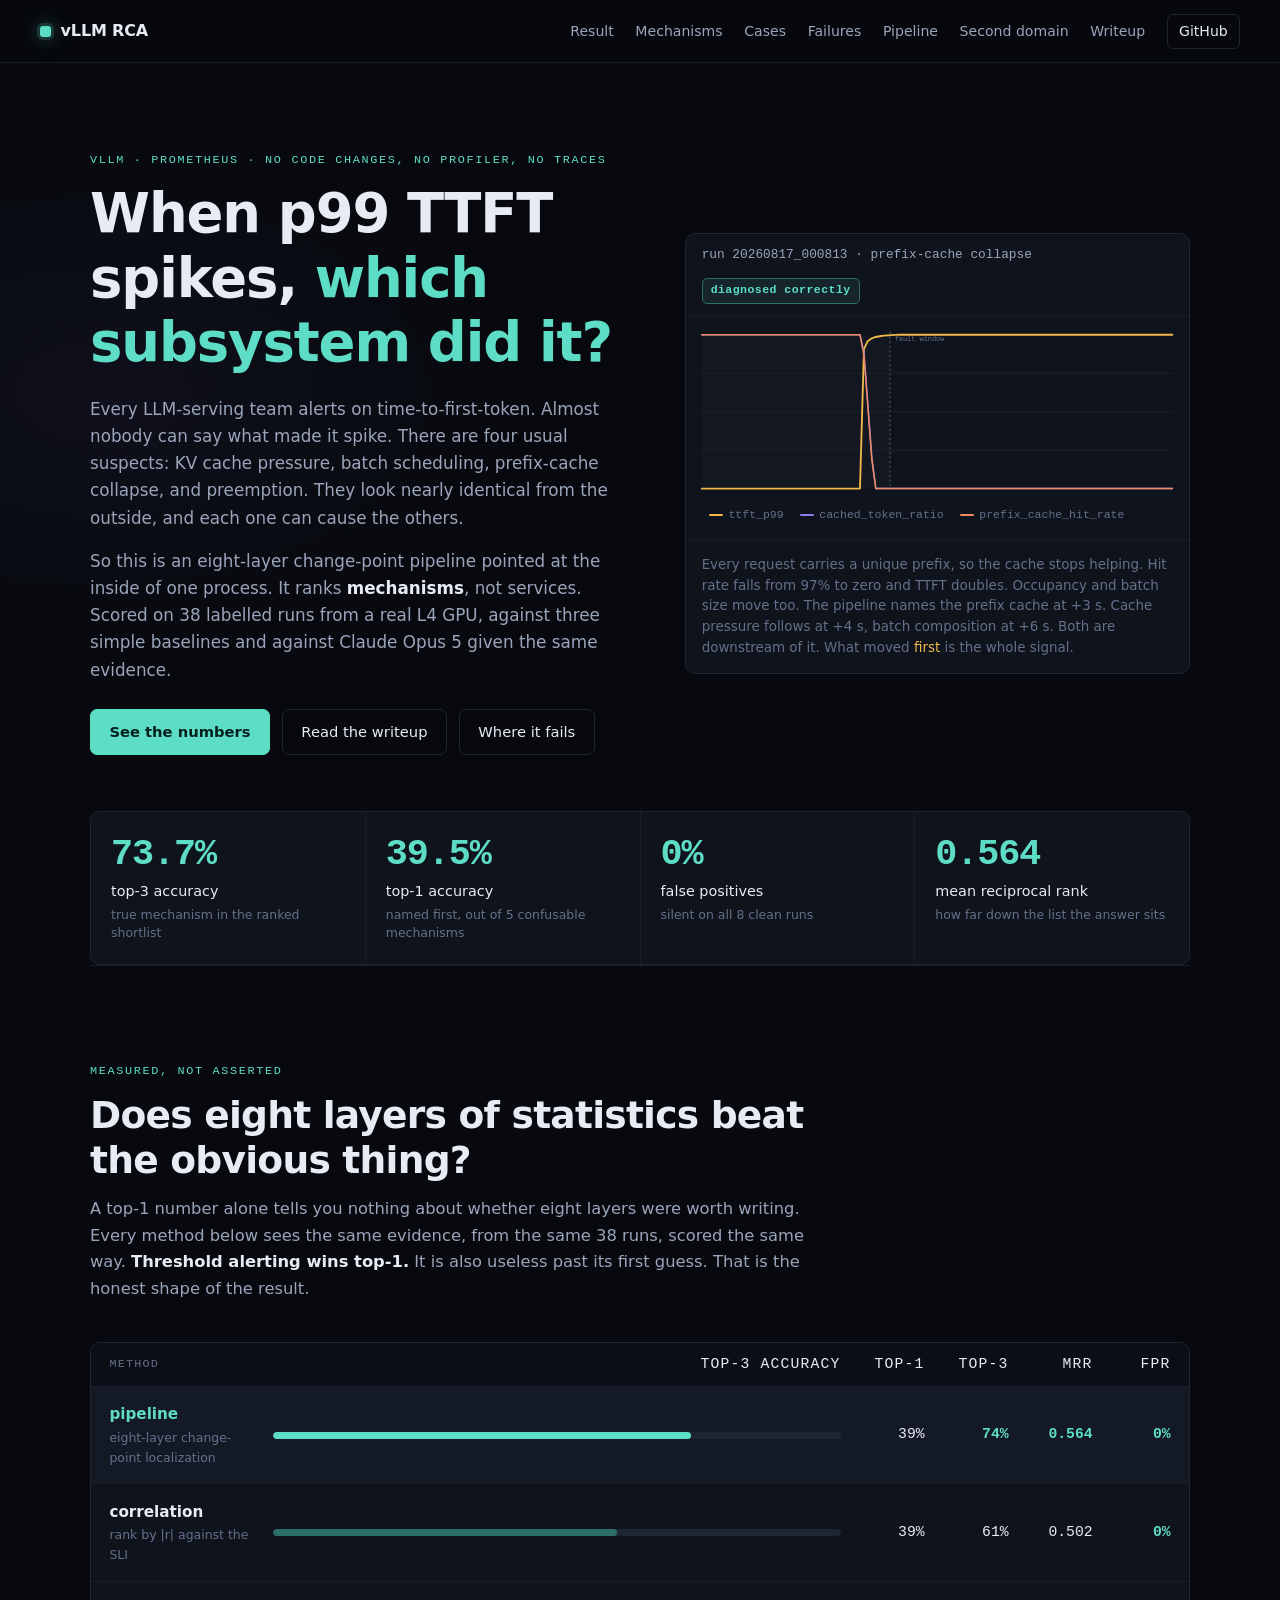
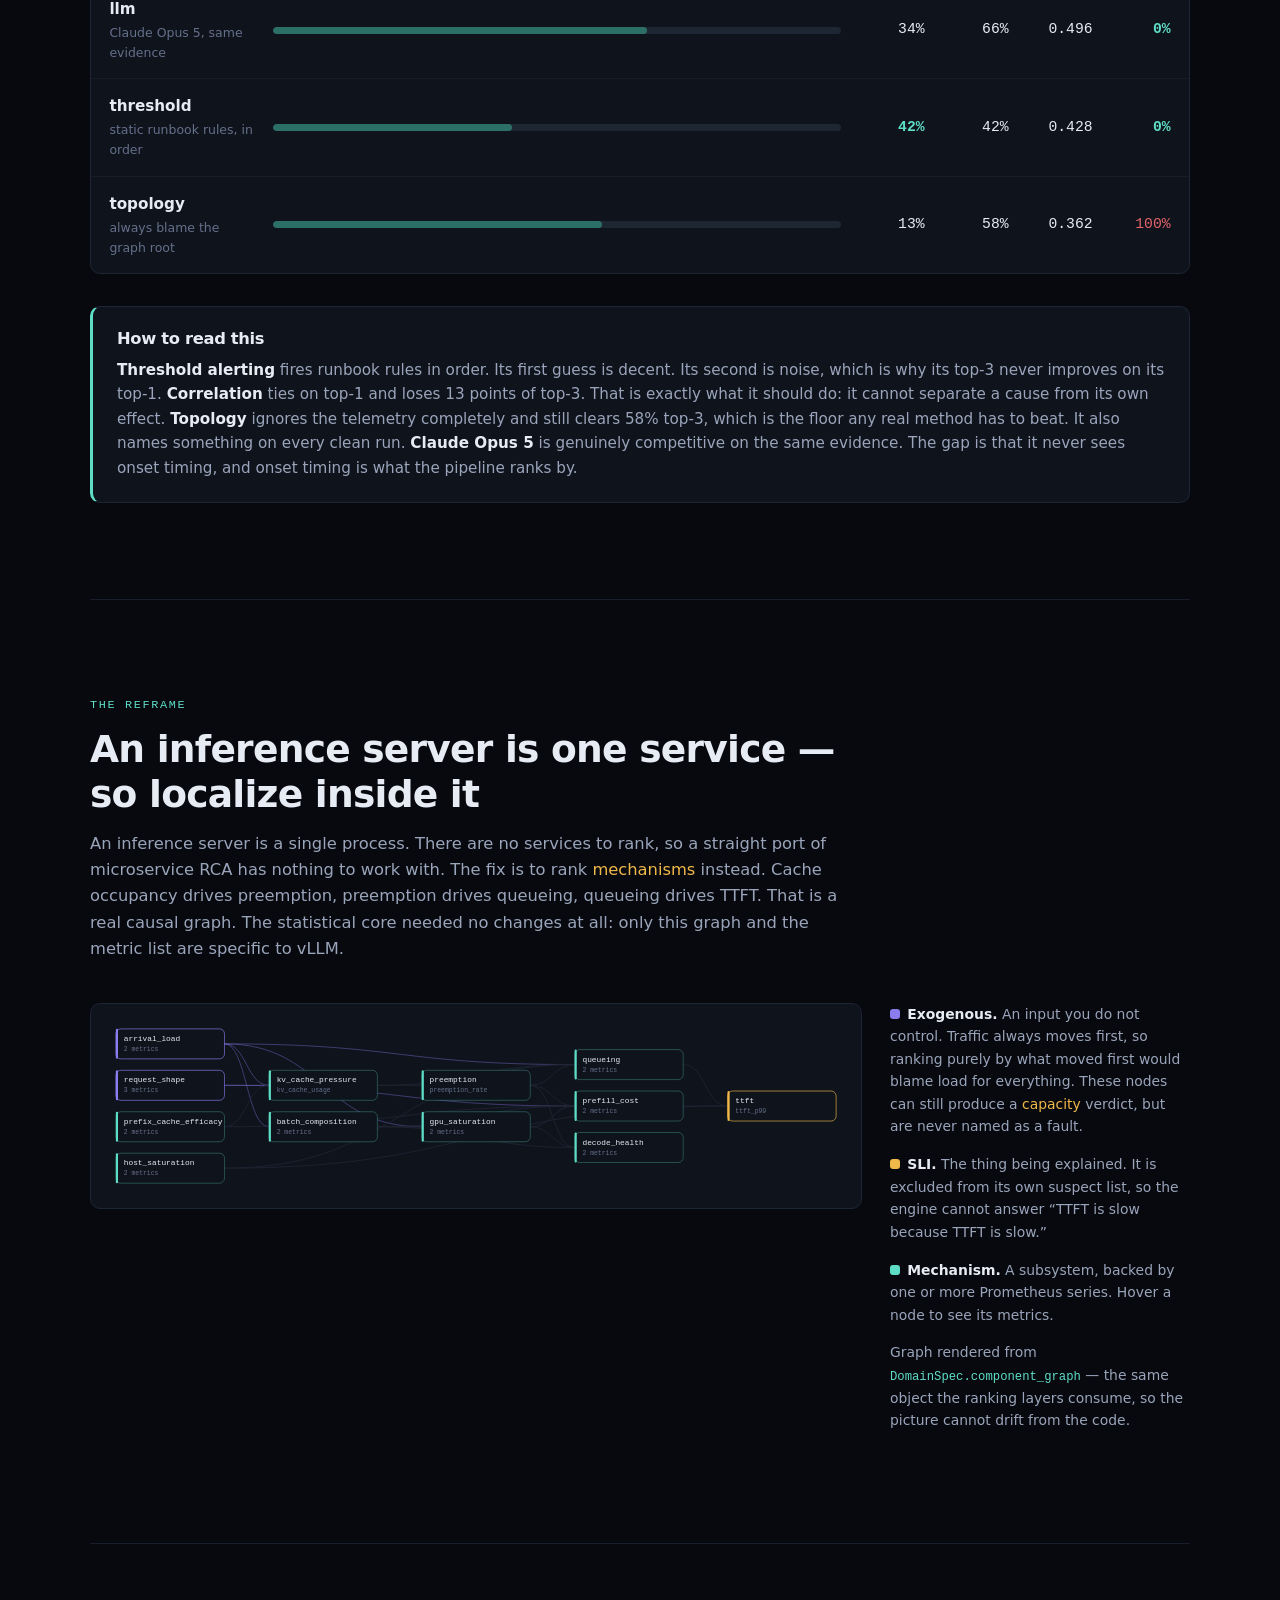
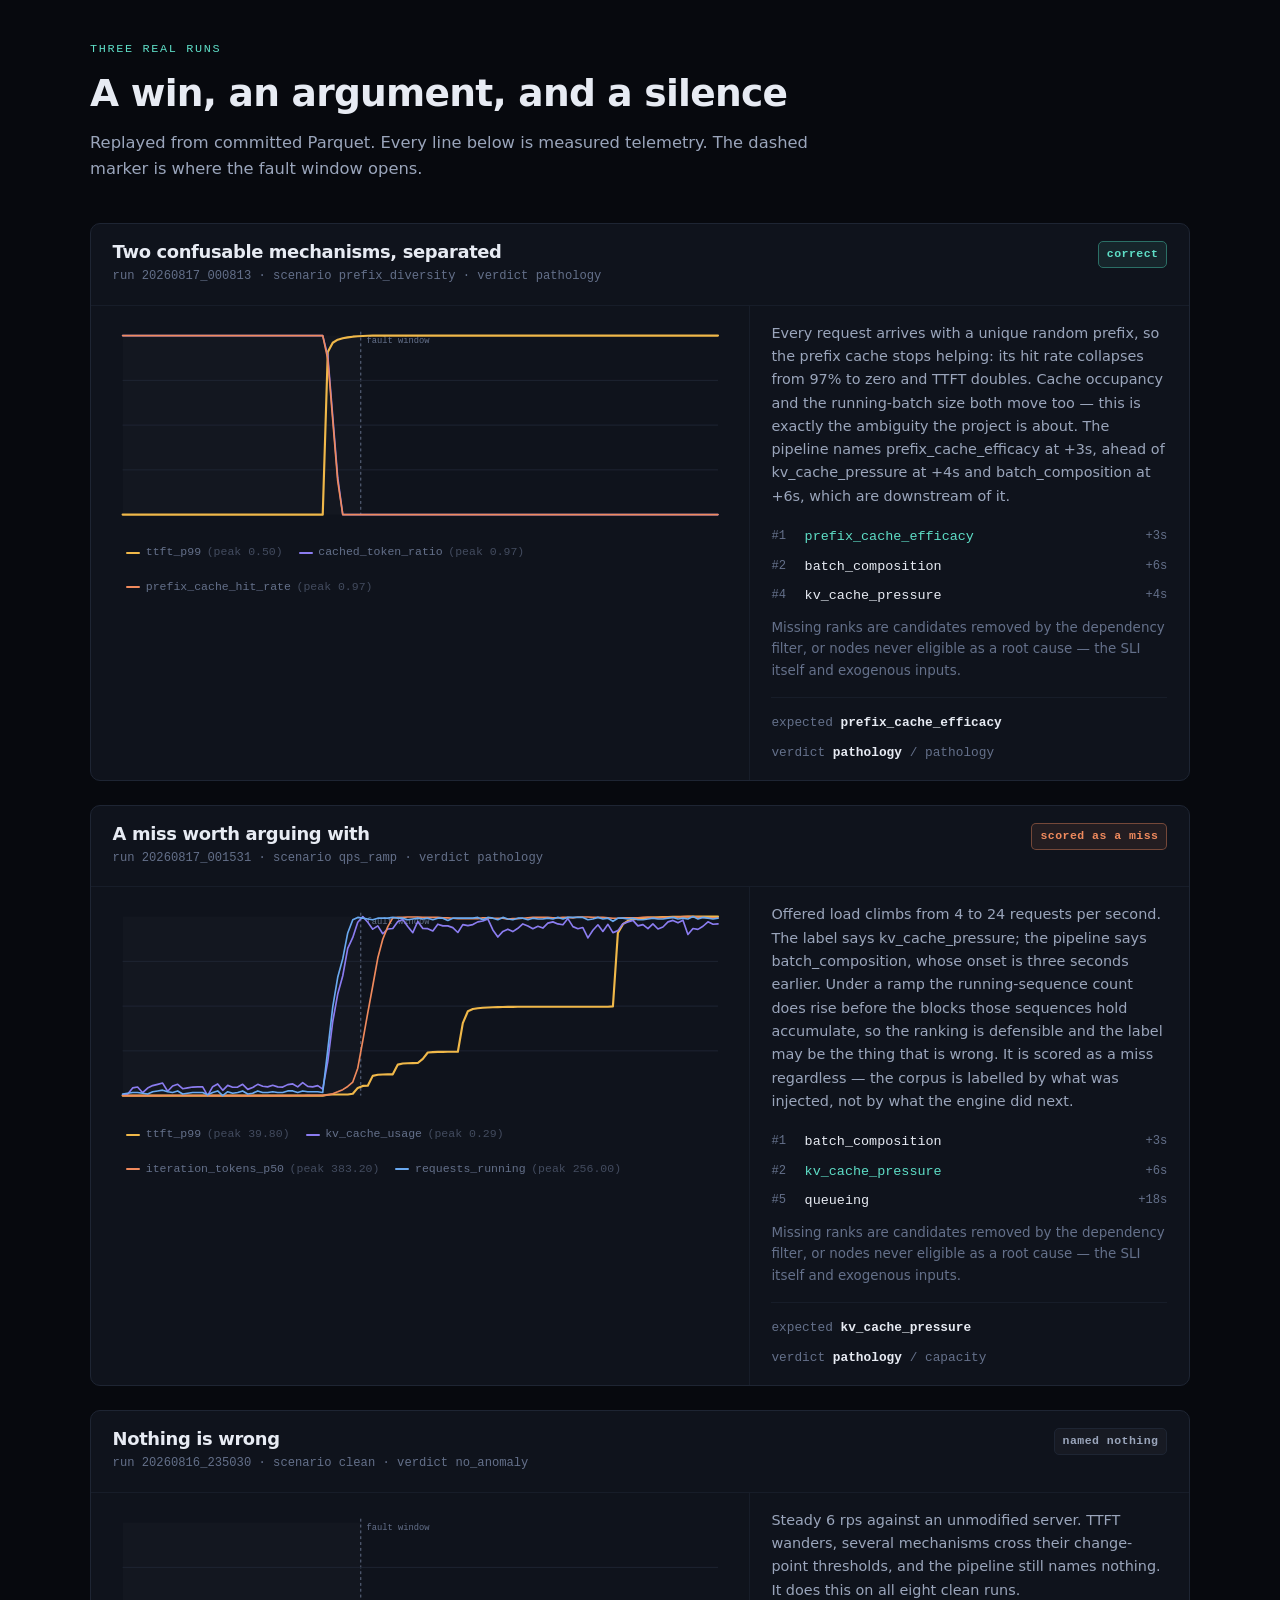
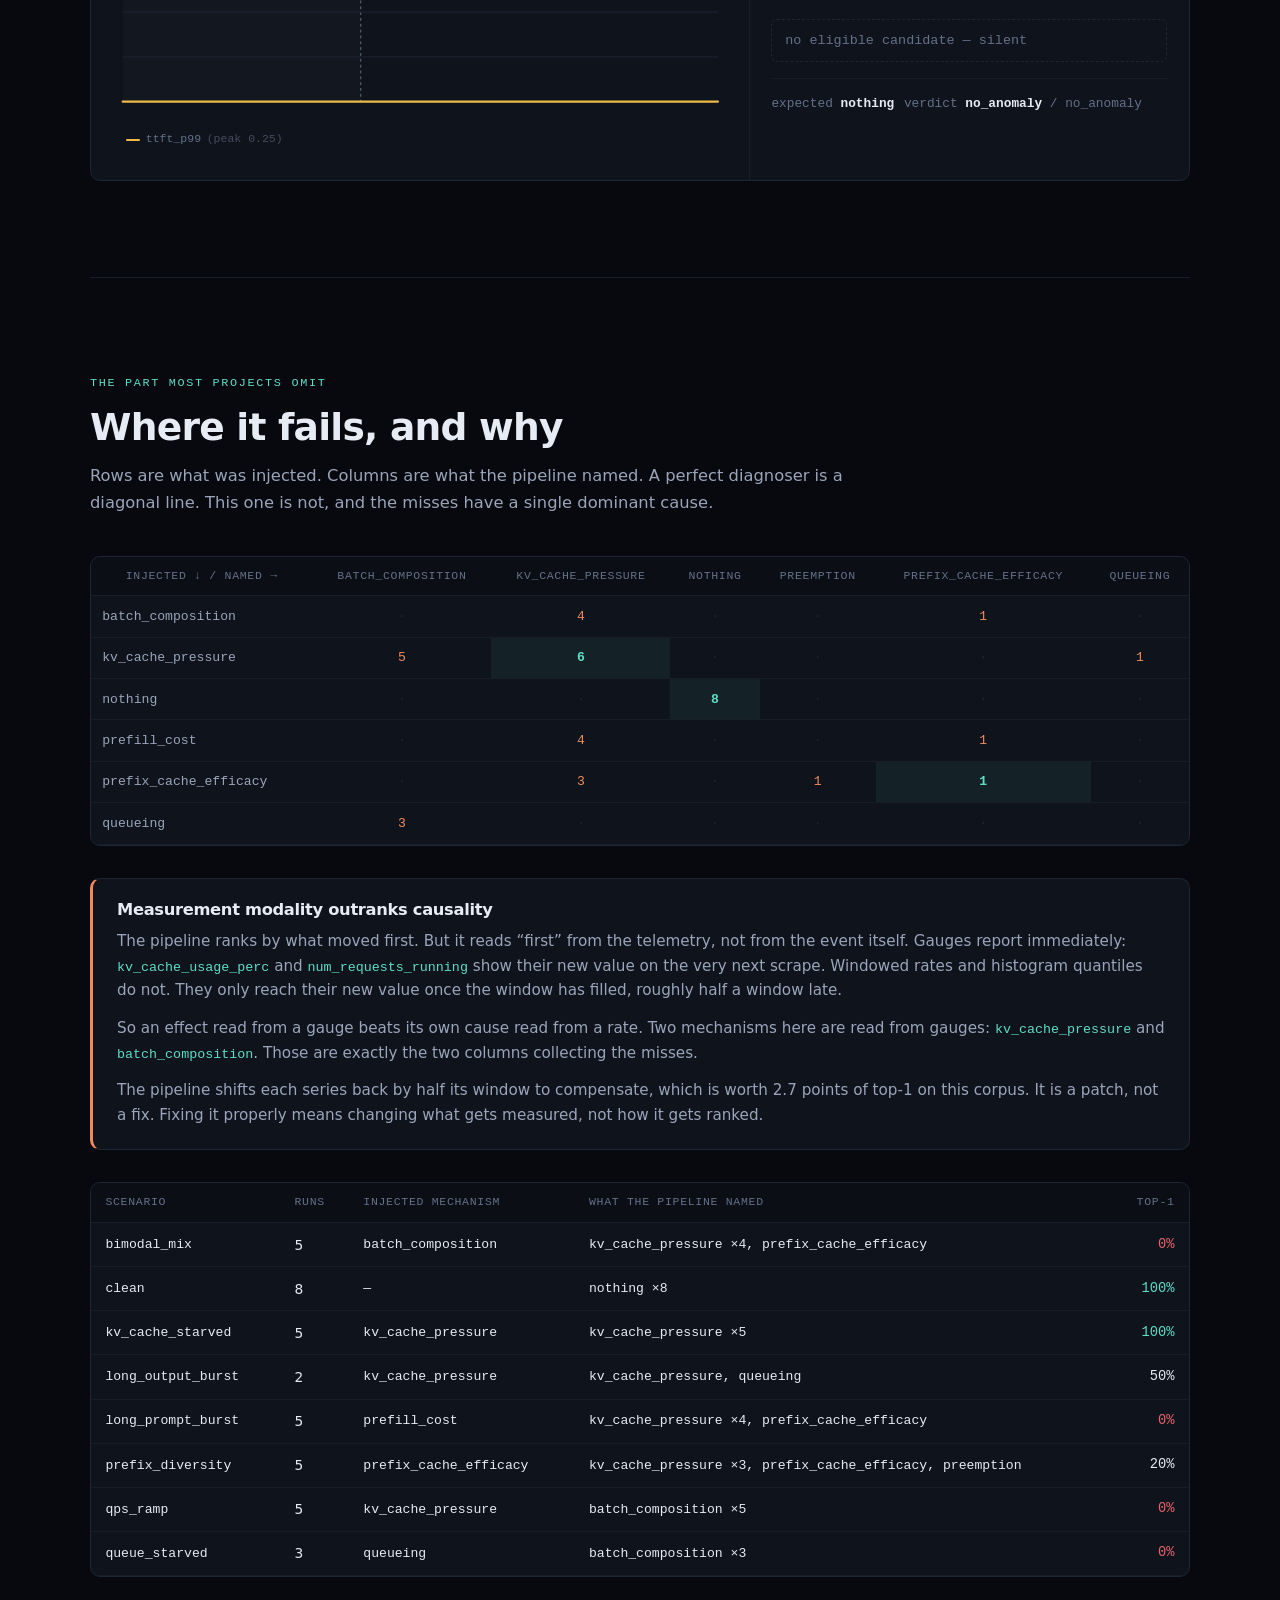
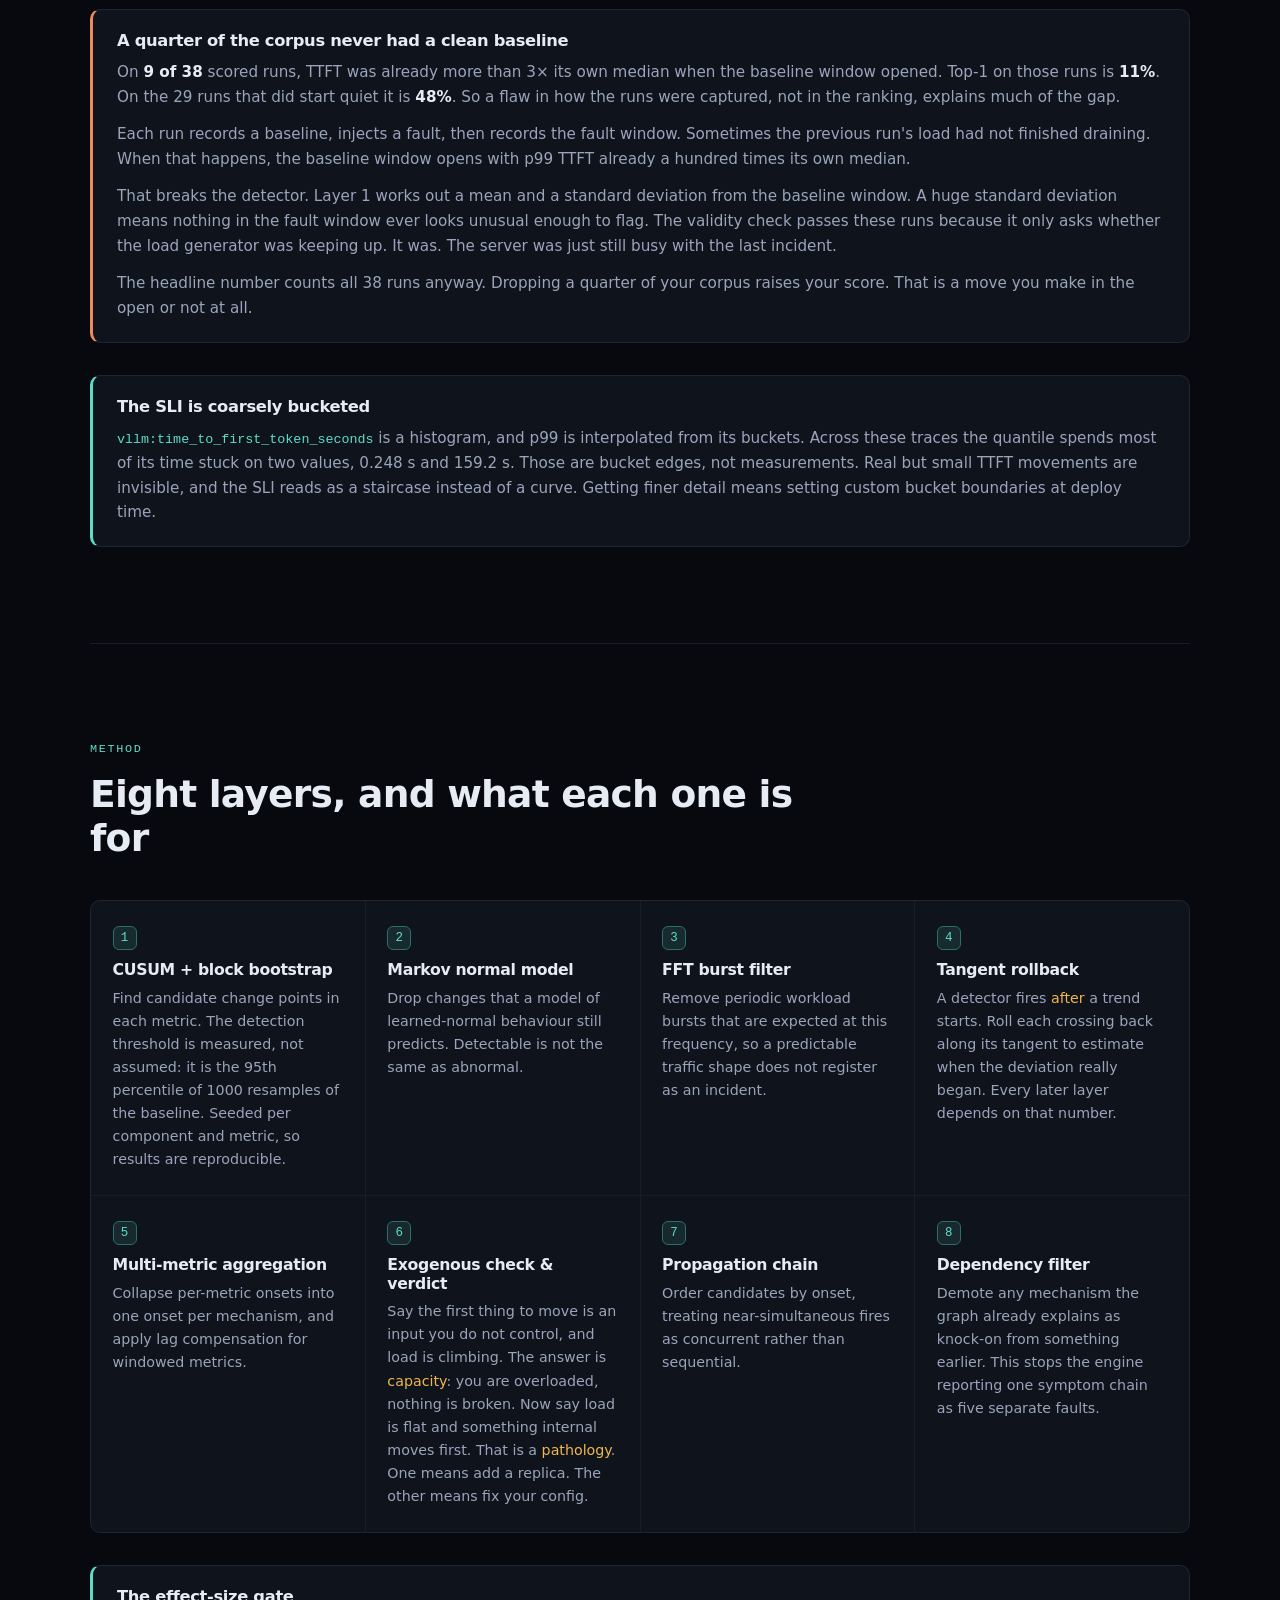
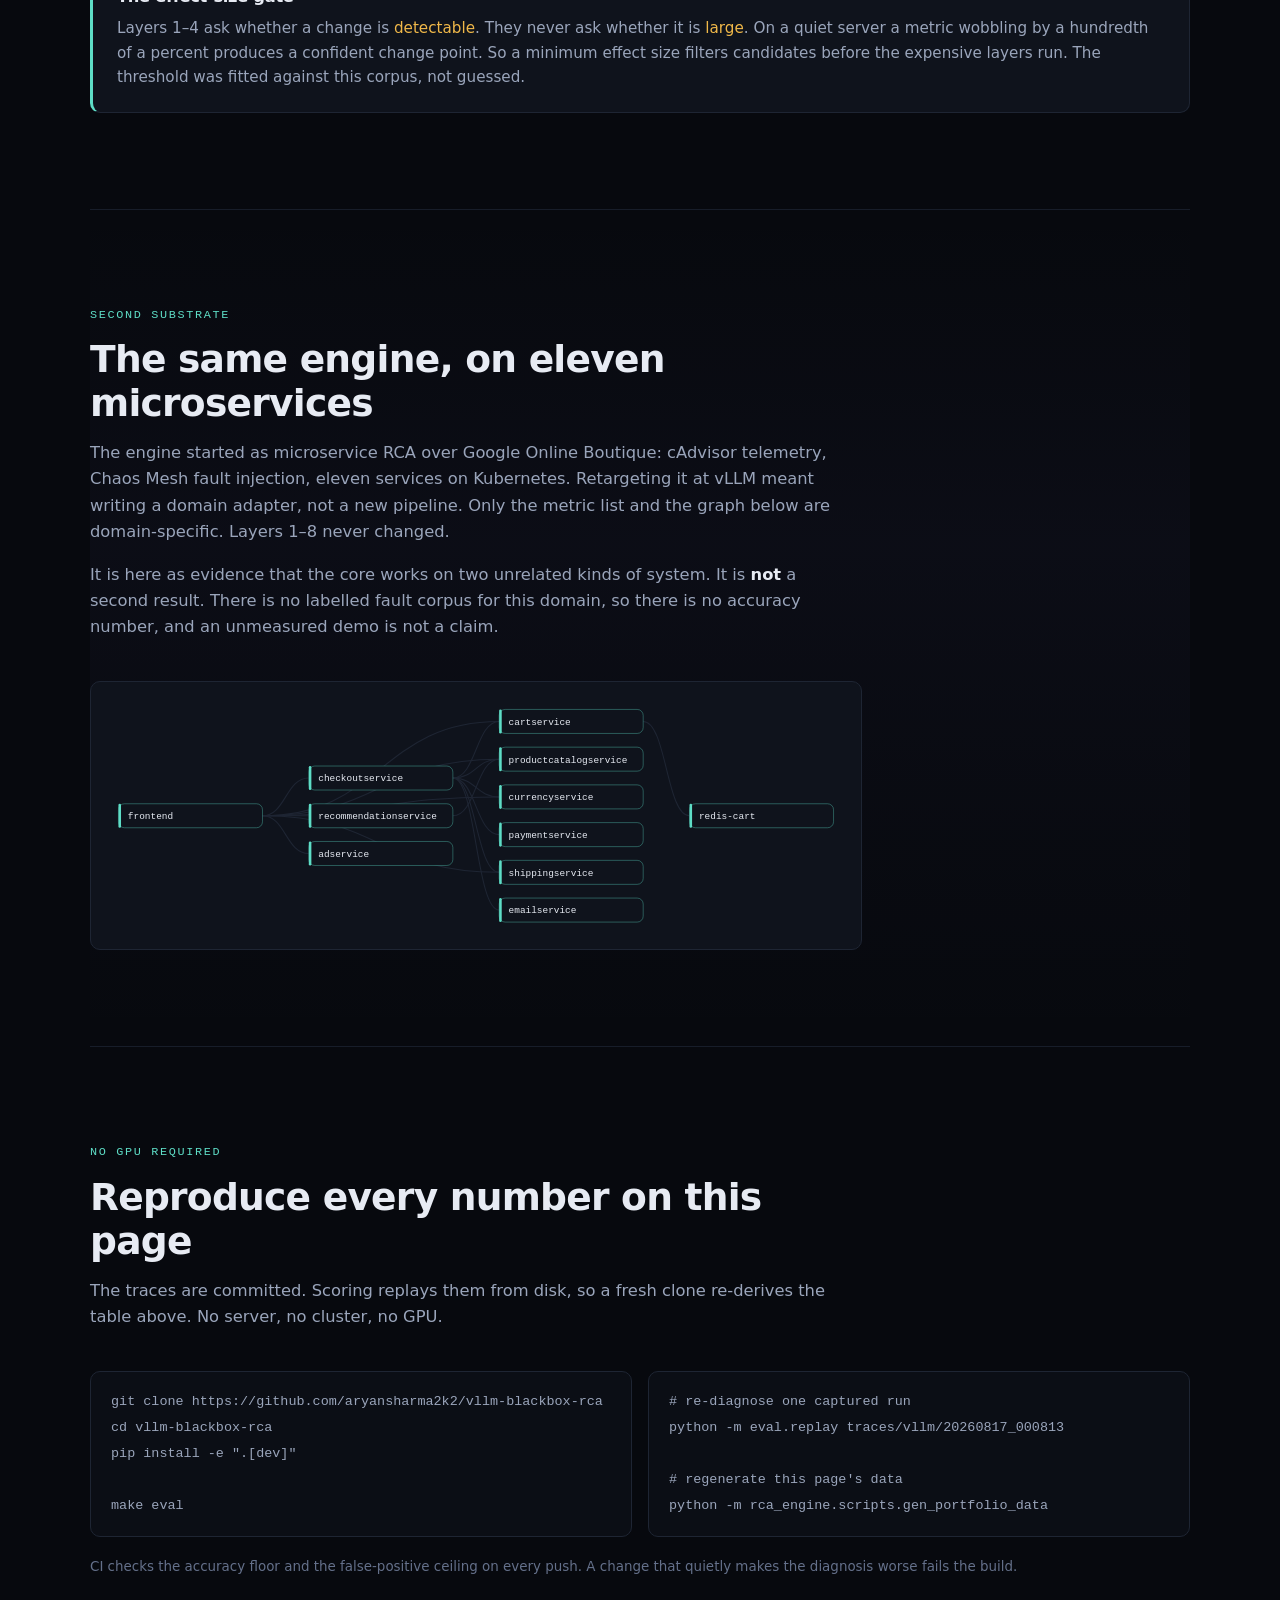
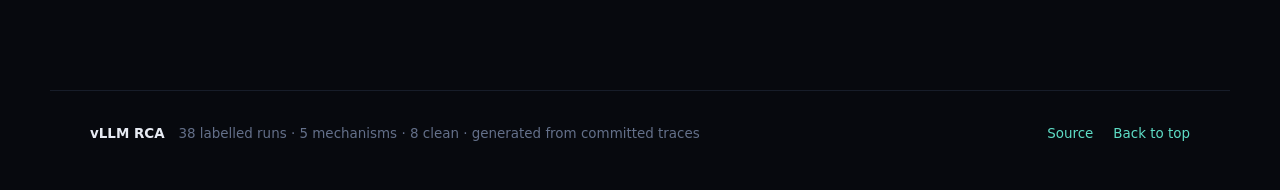
<file: portfolio/index.html>
<!doctype html>
<html lang="en">
  <head>
    <meta charset="utf-8">
    <meta name="viewport" content="width=device-width, initial-scale=1">
    <meta name="description" content="Root-cause localization inside a vLLM inference server: which subsystem made p99 TTFT spike, measured against threshold alerting, correlation, and a frontier model.">
    <title>vLLM RCA — Root-cause localization for p99 TTFT</title>
    <link rel="stylesheet" href="./styles.css">
  </head>
  <body>
    <header class="topbar">
      <a class="brand" href="#top">
        <span class="brand-mark" aria-hidden="true"></span>
        <span>vLLM&nbsp;RCA</span>
      </a>
      <nav class="nav" aria-label="Sections">
        <a href="#result">Result</a>
        <a href="#graph">Mechanisms</a>
        <a href="#cases">Cases</a>
        <a href="#failure">Failures</a>
        <a href="#pipeline">Pipeline</a>
        <a href="#boutique">Second domain</a>
        <a href="./writeup.html">Writeup</a>
        <a class="ghost" href="https://github.com/aryansharma2k2/vllm-blackbox-rca">GitHub</a>
      </nav>
    </header>

    <main id="top">
      <!-- ————————————————————————————— hero -->
      <section class="hero">
        <div class="hero-copy">
          <p class="eyebrow">vLLM · Prometheus · no code changes, no profiler, no traces</p>
          <h1>When p99 TTFT spikes, <em>which subsystem did it?</em></h1>
          <p class="lede">
            Every LLM-serving team alerts on time-to-first-token. Almost
            nobody can say what made it spike. There are four usual suspects:
            KV&nbsp;cache pressure, batch scheduling, prefix-cache collapse,
            and preemption. They look nearly identical from the outside, and
            each one can cause the others.
          </p>
          <p class="lede">
            So this is an eight-layer change-point pipeline pointed at the
            inside of one process. It ranks <strong>mechanisms</strong>, not
            services. Scored on <span data-bind="runsScored">—</span> labelled
            runs from a real L4 GPU, against three simple baselines and against
            Claude Opus&nbsp;5 given the same evidence.
          </p>
          <div class="hero-actions">
            <a class="btn primary" href="#result">See the numbers</a>
            <a class="btn" href="./writeup.html">Read the writeup</a>
            <a class="btn" href="#failure">Where it fails</a>
          </div>
        </div>

        <figure class="hero-panel">
          <figcaption class="panel-head">
            <span>run <span data-bind="hero.runId" class="mono">—</span> · prefix-cache collapse</span>
            <strong class="tag ok">diagnosed correctly</strong>
          </figcaption>
          <div id="hero-chart" class="chart-host"></div>
          <p class="panel-foot">
            Every request carries a unique prefix, so the cache stops helping.
            Hit rate falls from 97% to zero and TTFT doubles. Occupancy and
            batch size move too. The pipeline names the prefix cache at
            +3&nbsp;s. Cache pressure follows at +4&nbsp;s, batch composition
            at +6&nbsp;s. Both are downstream of it. What moved
            <em>first</em> is the whole signal.
          </p>
        </figure>
      </section>

      <!-- ————————————————————————————— headline stats -->
      <section class="stat-band" aria-label="Headline results">
        <div class="stat">
          <strong data-bind="headline.top3">—</strong>
          <span>top-3 accuracy</span>
          <small>true mechanism in the ranked shortlist</small>
        </div>
        <div class="stat">
          <strong data-bind="headline.top1">—</strong>
          <span>top-1 accuracy</span>
          <small>named first, out of 5 confusable mechanisms</small>
        </div>
        <div class="stat">
          <strong data-bind="headline.fpr">—</strong>
          <span>false positives</span>
          <small data-bind="fprNote">—</small>
        </div>
        <div class="stat">
          <strong data-bind="headline.mrr">—</strong>
          <span>mean reciprocal rank</span>
          <small>how far down the list the answer sits</small>
        </div>
      </section>

      <!-- ————————————————————————————— result -->
      <section id="result" class="section">
        <div class="section-head">
          <p class="eyebrow">Measured, not asserted</p>
          <h2>Does eight layers of statistics beat the obvious thing?</h2>
          <p class="sub">
            A top-1 number alone tells you nothing about whether eight layers
            were worth writing. Every method below sees the same evidence, from
            the same <span data-bind="runsScored">—</span> runs, scored the same
            way. <strong>Threshold alerting wins top-1.</strong> It is also
            useless past its first guess. That is the honest shape of the
            result.
          </p>
        </div>
        <div id="methods" class="methods"></div>
        <div class="callout">
          <h3>How to read this</h3>
          <p>
            <strong>Threshold alerting</strong> fires runbook rules in order.
            Its first guess is decent. Its second is noise, which is why its
            top-3 never improves on its top-1.
            <strong>Correlation</strong> ties on top-1 and loses 13 points of
            top-3. That is exactly what it should do: it cannot separate a
            cause from its own effect. <strong>Topology</strong> ignores the
            telemetry completely and still clears 58% top-3, which is the floor
            any real method has to beat. It also names something on every clean
            run. <strong>Claude Opus 5</strong> is genuinely competitive on the
            same evidence. The gap is that it never sees onset timing, and
            onset timing is what the pipeline ranks by.
          </p>
        </div>
      </section>

      <!-- ————————————————————————————— mechanism graph -->
      <section id="graph" class="section">
        <div class="section-head">
          <p class="eyebrow">The reframe</p>
          <h2>An inference server is one service — so localize inside it</h2>
          <p class="sub">
            An inference server is a single process. There are no services to
            rank, so a straight port of microservice RCA has nothing to work
            with. The fix is to rank <em>mechanisms</em> instead. Cache
            occupancy drives preemption, preemption drives queueing, queueing
            drives TTFT. That is a real causal graph. The statistical core
            needed no changes at all: only this graph and the metric list are
            specific to vLLM.
          </p>
        </div>
        <div class="graph-wrap">
          <div id="mechanism-graph" class="graph-host"></div>
          <aside class="graph-legend">
            <p><span class="key exo"></span><strong>Exogenous.</strong> An input you do not control. Traffic always moves first, so ranking purely by what moved first would blame load for everything. These nodes can still produce a <em>capacity</em> verdict, but are never named as a fault.</p>
            <p><span class="key sli"></span><strong>SLI.</strong> The thing being explained. It is excluded from its own suspect list, so the engine cannot answer &ldquo;TTFT is slow because TTFT is slow.&rdquo;</p>
            <p><span class="key mech"></span><strong>Mechanism.</strong> A subsystem, backed by one or more Prometheus series. Hover a node to see its metrics.</p>
            <p class="fine">Graph rendered from <code>DomainSpec.component_graph</code> — the same object the ranking layers consume, so the picture cannot drift from the code.</p>
          </aside>
        </div>
      </section>

      <!-- ————————————————————————————— case studies -->
      <section id="cases" class="section">
        <div class="section-head">
          <p class="eyebrow">Three real runs</p>
          <h2>A win, an argument, and a silence</h2>
          <p class="sub">
            Replayed from committed Parquet. Every line below is measured
            telemetry. The dashed marker is where the fault window opens.
          </p>
        </div>
        <div id="case-list" class="cases"></div>
      </section>

      <!-- ————————————————————————————— failures -->
      <section id="failure" class="section">
        <div class="section-head">
          <p class="eyebrow">The part most projects omit</p>
          <h2>Where it fails, and why</h2>
          <p class="sub">
            Rows are what was injected. Columns are what the pipeline named.
            A perfect diagnoser is a diagonal line. This one is not, and the
            misses have a single dominant cause.
          </p>
        </div>
        <div id="confusion" class="confusion-wrap"></div>
        <div class="callout warn">
          <h3>Measurement modality outranks causality</h3>
          <p>
            The pipeline ranks by what moved first. But it reads
            &ldquo;first&rdquo; from the telemetry, not from the event itself.
            Gauges report immediately: <code>kv_cache_usage_perc</code> and
            <code>num_requests_running</code> show their new value on the very
            next scrape. Windowed rates and histogram quantiles do not. They
            only reach their new value once the window has filled, roughly half
            a window late.
          </p>
          <p>
            So an effect read from a gauge beats its own cause read from a
            rate. Two mechanisms here are read from gauges:
            <code>kv_cache_pressure</code> and <code>batch_composition</code>.
            Those are exactly the two columns collecting the misses.
          </p>
          <p>
            The pipeline shifts each series back by half its window to
            compensate, which is worth 2.7 points of top-1 on this corpus. It
            is a patch, not a fix. Fixing it properly means changing what gets
            measured, not how it gets ranked.
          </p>
        </div>
        <div id="scenarios" class="scenario-table"></div>

        <div class="callout warn">
          <h3>A quarter of the corpus never had a clean baseline</h3>
          <p id="quiescence-copy">—</p>
          <p>
            Each run records a baseline, injects a fault, then records the
            fault window. Sometimes the previous run's load had not finished
            draining. When that happens, the baseline window opens with p99
            TTFT already a hundred times its own median.
          </p>
          <p>
            That breaks the detector. Layer&nbsp;1 works out a mean and a
            standard deviation from the baseline window. A huge standard
            deviation means nothing in the fault window ever looks unusual
            enough to flag. The validity check passes these runs because it only
            asks whether the load generator was keeping up. It was. The server
            was just still busy with the last incident.
          </p>
          <p>
            The headline number counts all <span data-bind="runsScored">—</span>
            runs anyway. Dropping a quarter of your corpus raises your score.
            That is a move you make in the open or not at all.
          </p>
        </div>

        <div class="callout">
          <h3>The SLI is coarsely bucketed</h3>
          <p>
            <code>vllm:time_to_first_token_seconds</code> is a histogram, and
            p99 is interpolated from its buckets. Across these traces the
            quantile spends most of its time stuck on two values,
            0.248&nbsp;s and 159.2&nbsp;s. Those are bucket edges, not
            measurements. Real but small TTFT movements are invisible, and the
            SLI reads as a staircase instead of a curve. Getting finer detail
            means setting custom bucket boundaries at deploy time.
          </p>
        </div>
      </section>

      <!-- ————————————————————————————— pipeline -->
      <section id="pipeline" class="section">
        <div class="section-head">
          <p class="eyebrow">Method</p>
          <h2>Eight layers, and what each one is for</h2>
        </div>
        <ol class="stages">
          <li>
            <span class="stage-n">1</span>
            <h3>CUSUM + block bootstrap</h3>
            <p>Find candidate change points in each metric. The detection threshold is measured, not assumed: it is the 95th percentile of 1000 resamples of the baseline. Seeded per component and metric, so results are reproducible.</p>
          </li>
          <li>
            <span class="stage-n">2</span>
            <h3>Markov normal model</h3>
            <p>Drop changes that a model of learned-normal behaviour still predicts. Detectable is not the same as abnormal.</p>
          </li>
          <li>
            <span class="stage-n">3</span>
            <h3>FFT burst filter</h3>
            <p>Remove periodic workload bursts that are expected at this frequency, so a predictable traffic shape does not register as an incident.</p>
          </li>
          <li>
            <span class="stage-n">4</span>
            <h3>Tangent rollback</h3>
            <p>A detector fires <em>after</em> a trend starts. Roll each crossing back along its tangent to estimate when the deviation really began. Every later layer depends on that number.</p>
          </li>
          <li>
            <span class="stage-n">5</span>
            <h3>Multi-metric aggregation</h3>
            <p>Collapse per-metric onsets into one onset per mechanism, and apply lag compensation for windowed metrics.</p>
          </li>
          <li>
            <span class="stage-n">6</span>
            <h3>Exogenous check &amp; verdict</h3>
            <p>Say the first thing to move is an input you do not control, and load is climbing. The answer is <em>capacity</em>: you are overloaded, nothing is broken. Now say load is flat and something internal moves first. That is a <em>pathology</em>. One means add a replica. The other means fix your config.</p>
          </li>
          <li>
            <span class="stage-n">7</span>
            <h3>Propagation chain</h3>
            <p>Order candidates by onset, treating near-simultaneous fires as concurrent rather than sequential.</p>
          </li>
          <li>
            <span class="stage-n">8</span>
            <h3>Dependency filter</h3>
            <p>Demote any mechanism the graph already explains as knock-on from something earlier. This stops the engine reporting one symptom chain as five separate faults.</p>
          </li>
        </ol>
        <div class="callout">
          <h3>The effect-size gate</h3>
          <p>
            Layers&nbsp;1&ndash;4 ask whether a change is <em>detectable</em>.
            They never ask whether it is <em>large</em>. On a quiet server a
            metric wobbling by a hundredth of a percent produces a confident
            change point. So a minimum effect size filters candidates before the
            expensive layers run. The threshold was fitted against this corpus,
            not guessed.
          </p>
        </div>
      </section>

      <!-- ————————————————————————————— boutique -->
      <section id="boutique" class="section muted-section">
        <div class="section-head">
          <p class="eyebrow">Second substrate</p>
          <h2>The same engine, on eleven microservices</h2>
          <p class="sub">
            The engine started as microservice RCA over Google Online
            Boutique: cAdvisor telemetry, Chaos Mesh fault injection, eleven
            services on Kubernetes. Retargeting it at vLLM meant writing a
            domain adapter, not a new pipeline. Only the metric list and the
            graph below are domain-specific. Layers&nbsp;1&ndash;8 never
            changed.
          </p>
          <p class="sub">
            It is here as evidence that the core works on two unrelated kinds
            of system. It is <strong>not</strong> a second result. There is no
            labelled fault corpus for this domain, so there is no accuracy
            number, and an unmeasured demo is not a claim.
          </p>
        </div>
        <div class="graph-wrap">
          <div id="boutique-graph" class="graph-host small"></div>
        </div>
      </section>

      <!-- ————————————————————————————— reproduce -->
      <section id="reproduce" class="section">
        <div class="section-head">
          <p class="eyebrow">No GPU required</p>
          <h2>Reproduce every number on this page</h2>
          <p class="sub">
            The traces are committed. Scoring replays them from disk, so a
            fresh clone re-derives the table above. No server, no cluster, no
            GPU.
          </p>
        </div>
        <div class="command-grid">
          <pre><code>git clone https://github.com/aryansharma2k2/vllm-blackbox-rca
cd vllm-blackbox-rca
pip install -e ".[dev]"

make eval</code></pre>
          <pre><code># re-diagnose one captured run
python -m eval.replay traces/vllm/<span data-bind="hero.runId">—</span>

# regenerate this page's data
python -m rca_engine.scripts.gen_portfolio_data</code></pre>
        </div>
        <p class="fine">
          CI checks the accuracy floor and the false-positive ceiling on every
          push. A change that quietly makes the diagnosis worse fails the build.
        </p>
      </section>
    </main>

    <footer class="footer">
      <div>
        <strong>vLLM&nbsp;RCA</strong>
        <span data-bind="footer.provenance">—</span>
      </div>
      <div class="footer-links">
        <a href="https://github.com/aryansharma2k2/vllm-blackbox-rca">Source</a>
        <a href="#top">Back to top</a>
      </div>
    </footer>

    <script src="./app.js"></script>
  </body>
</html>
</file>
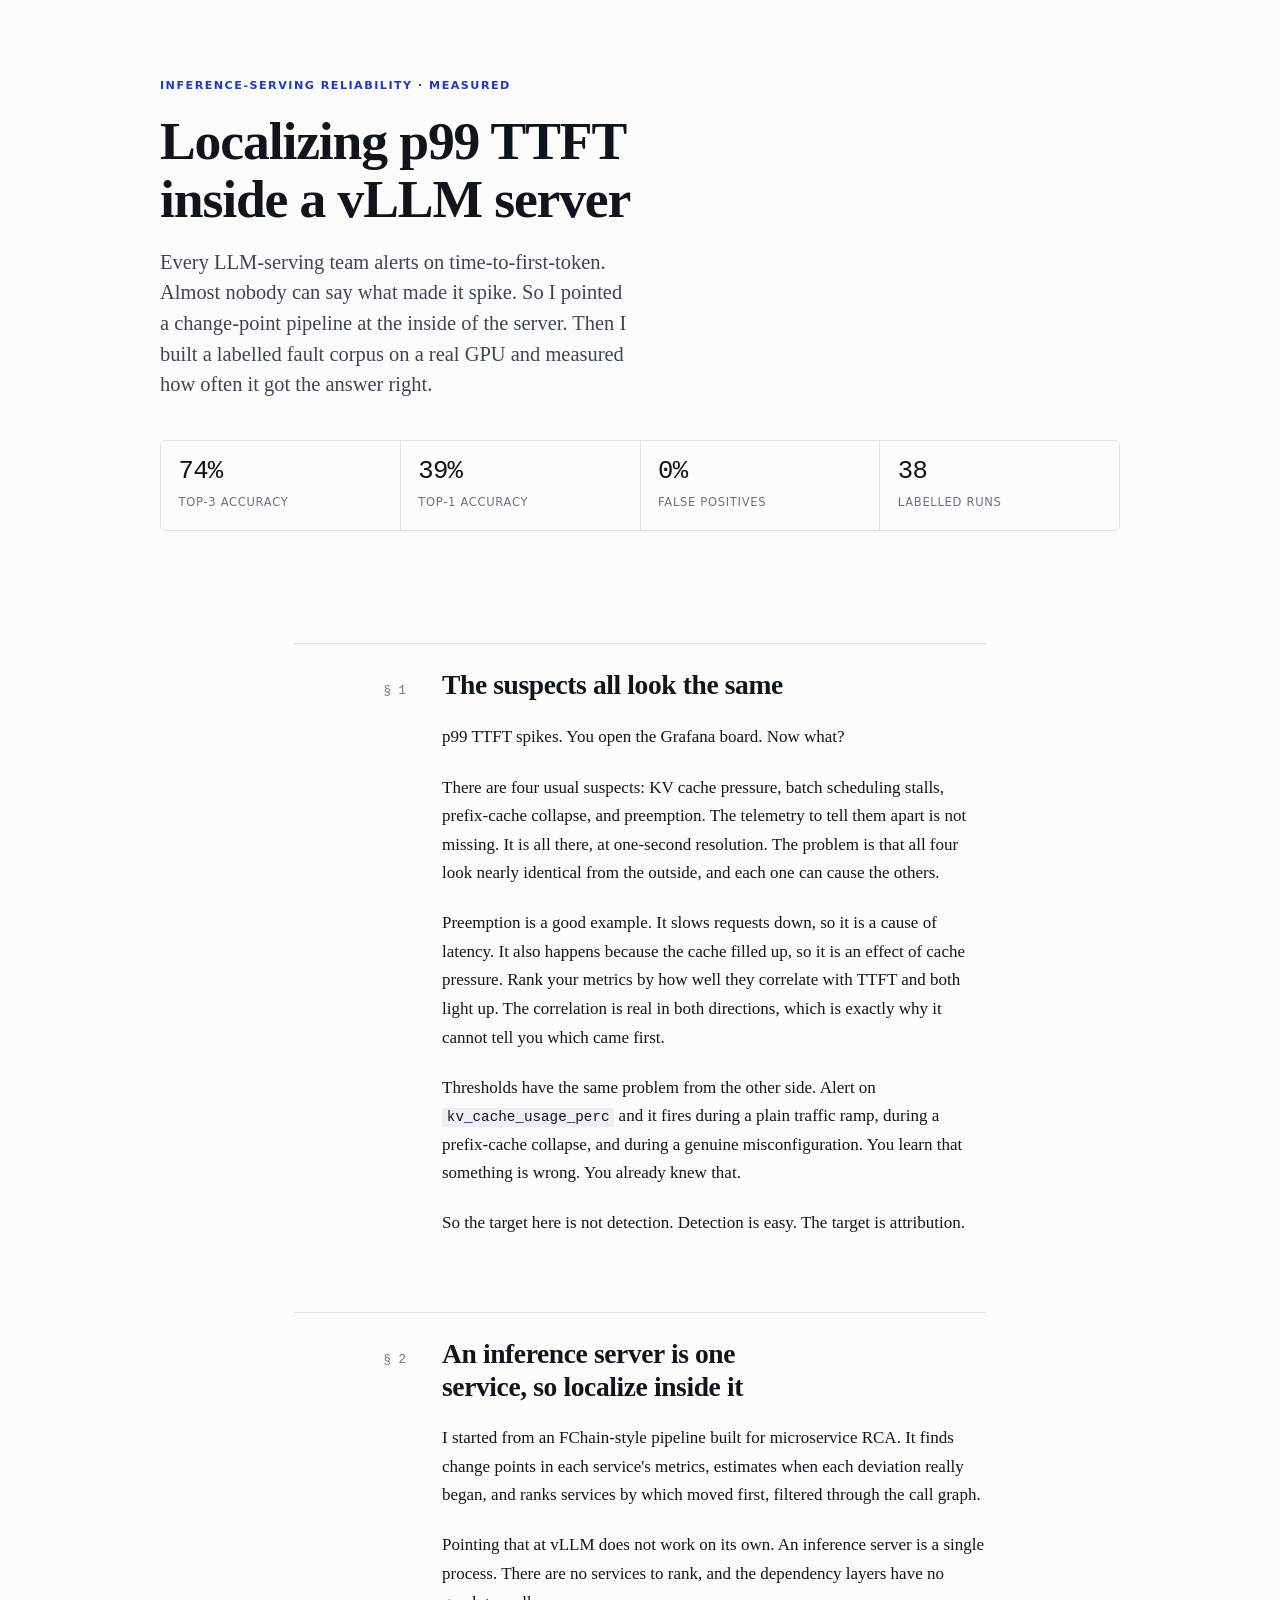
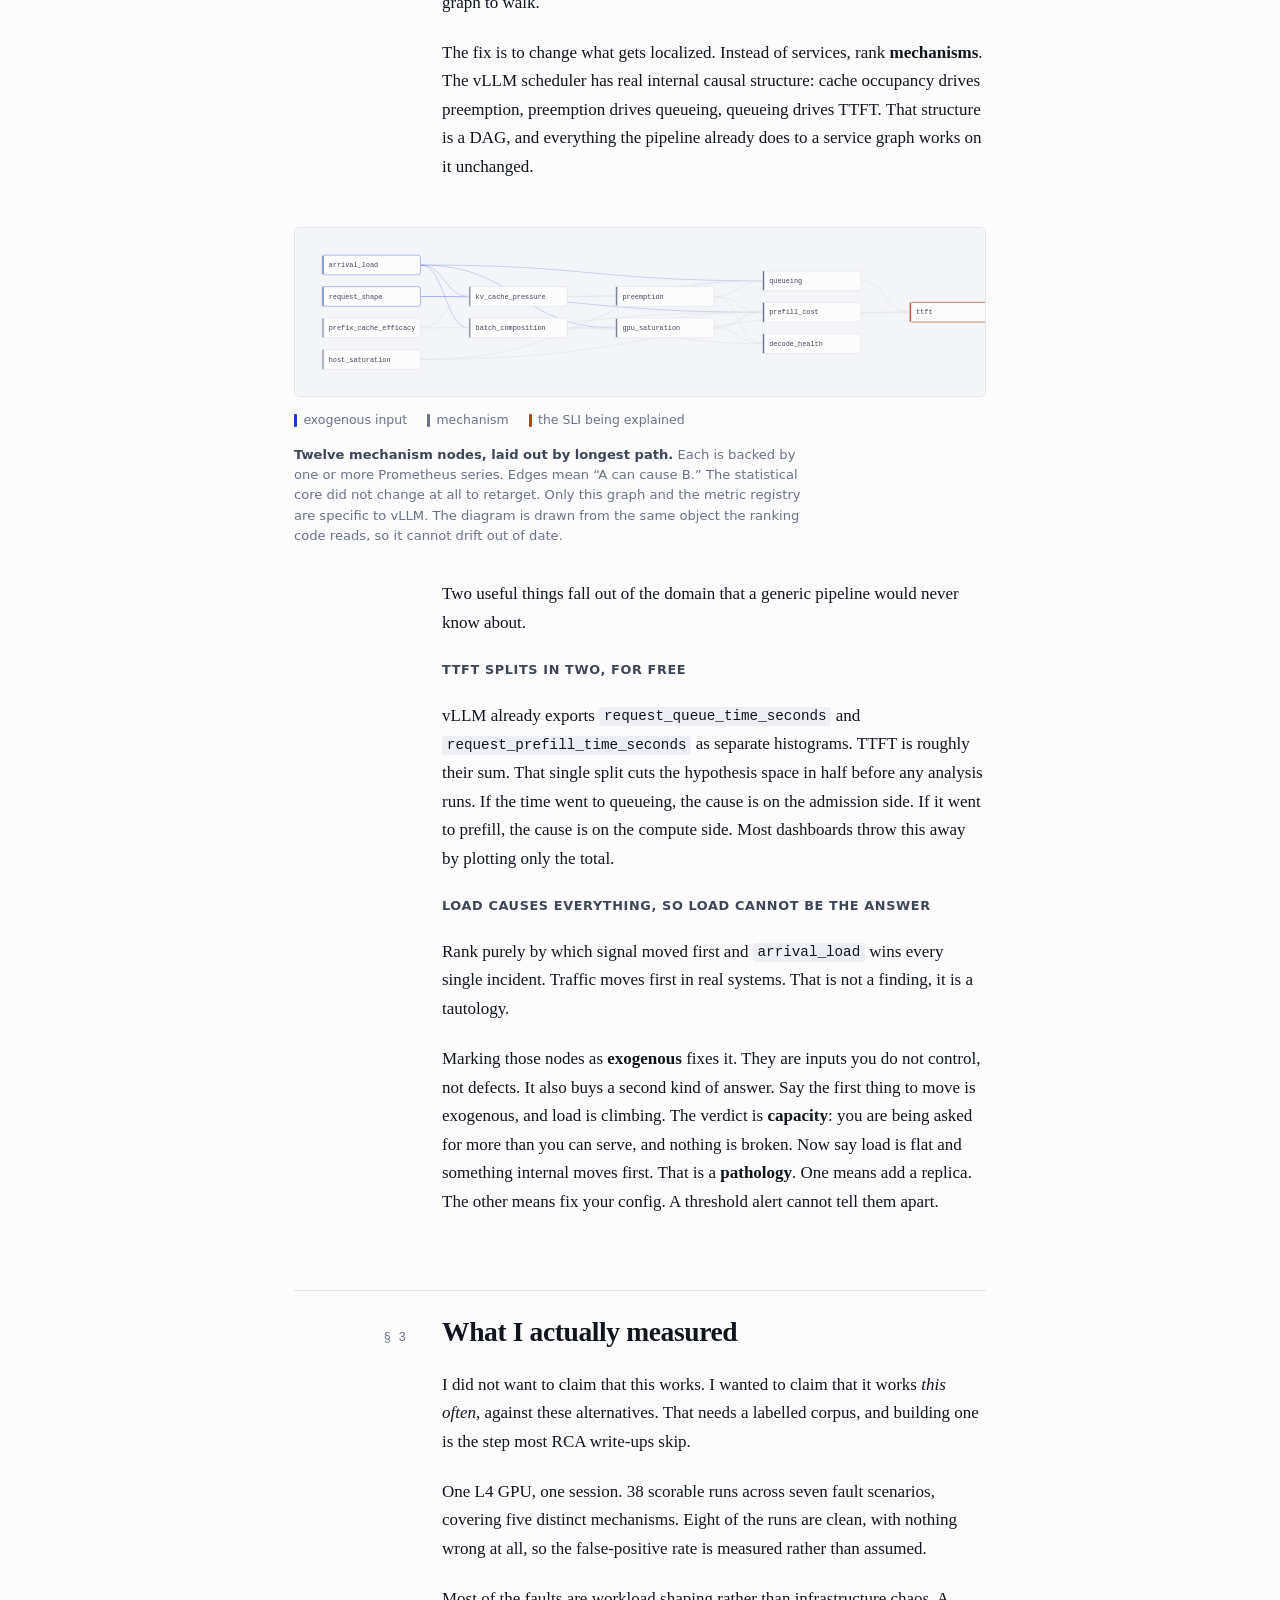
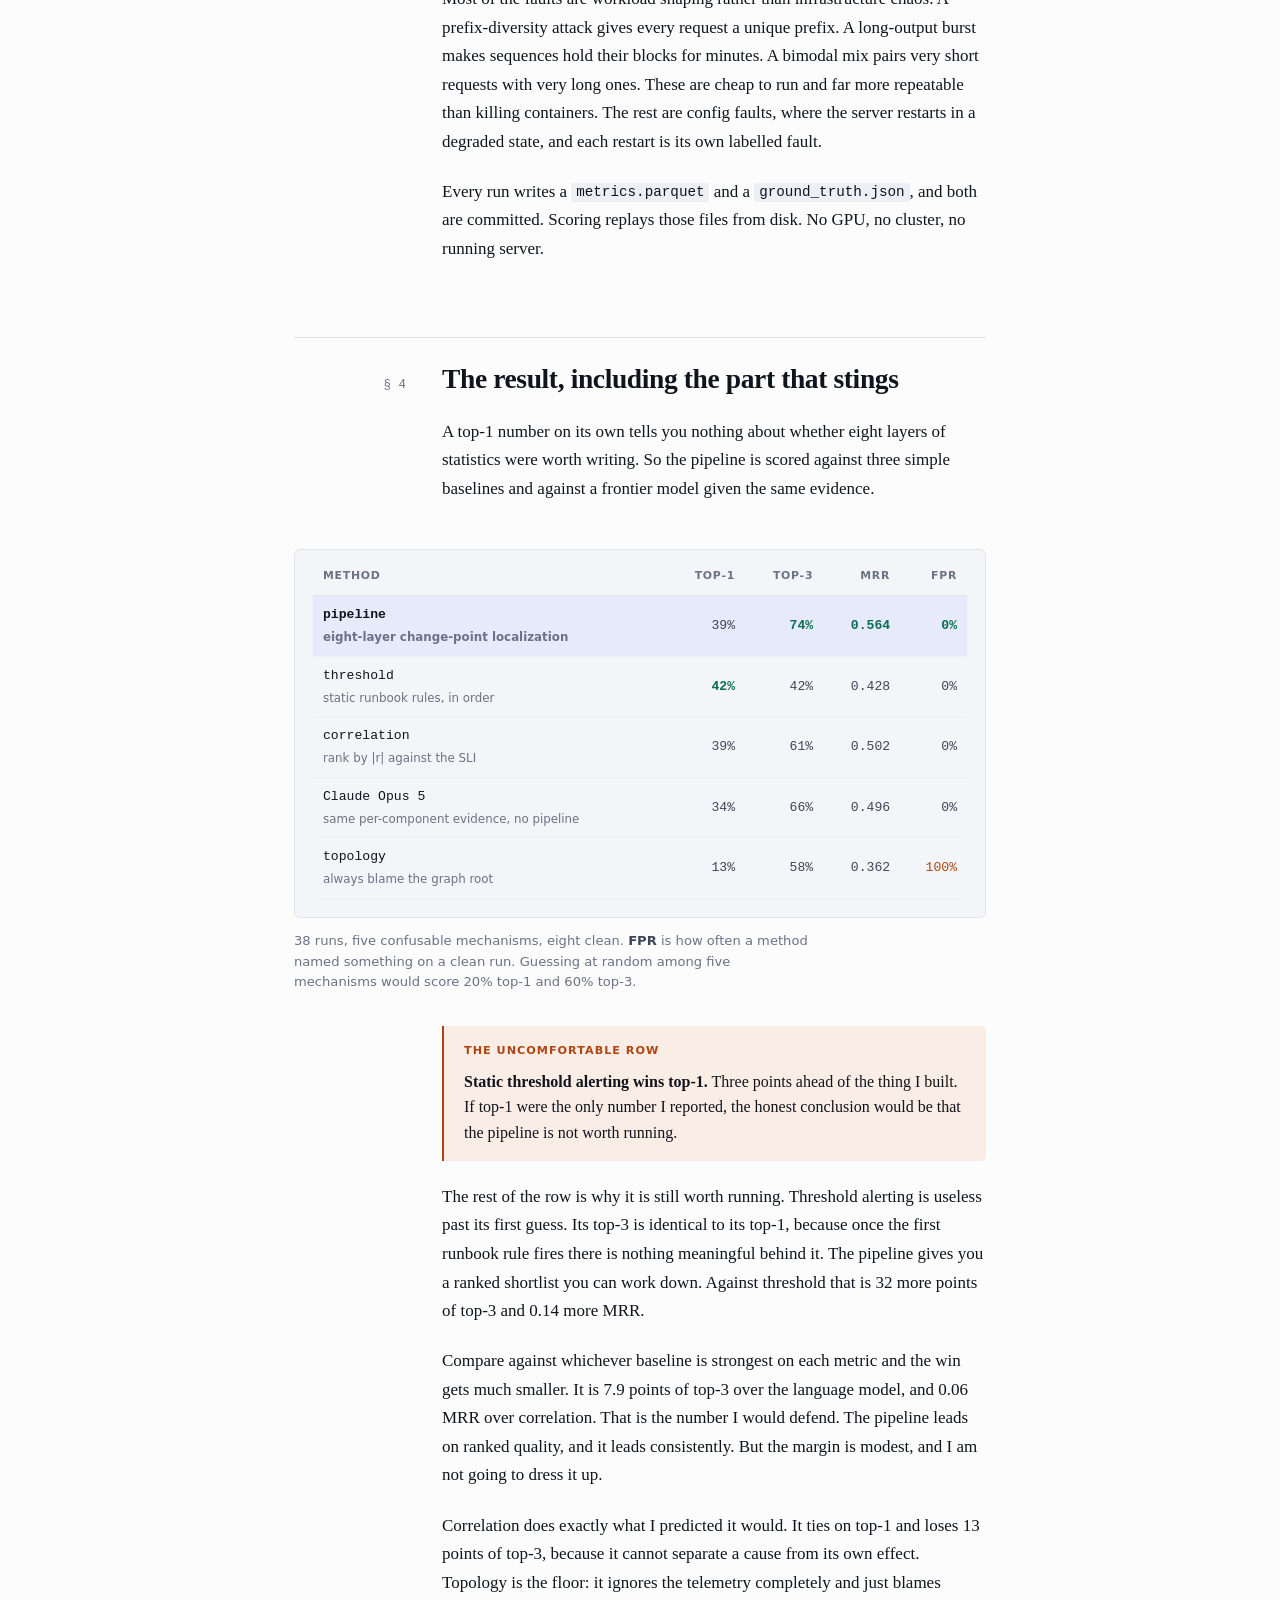
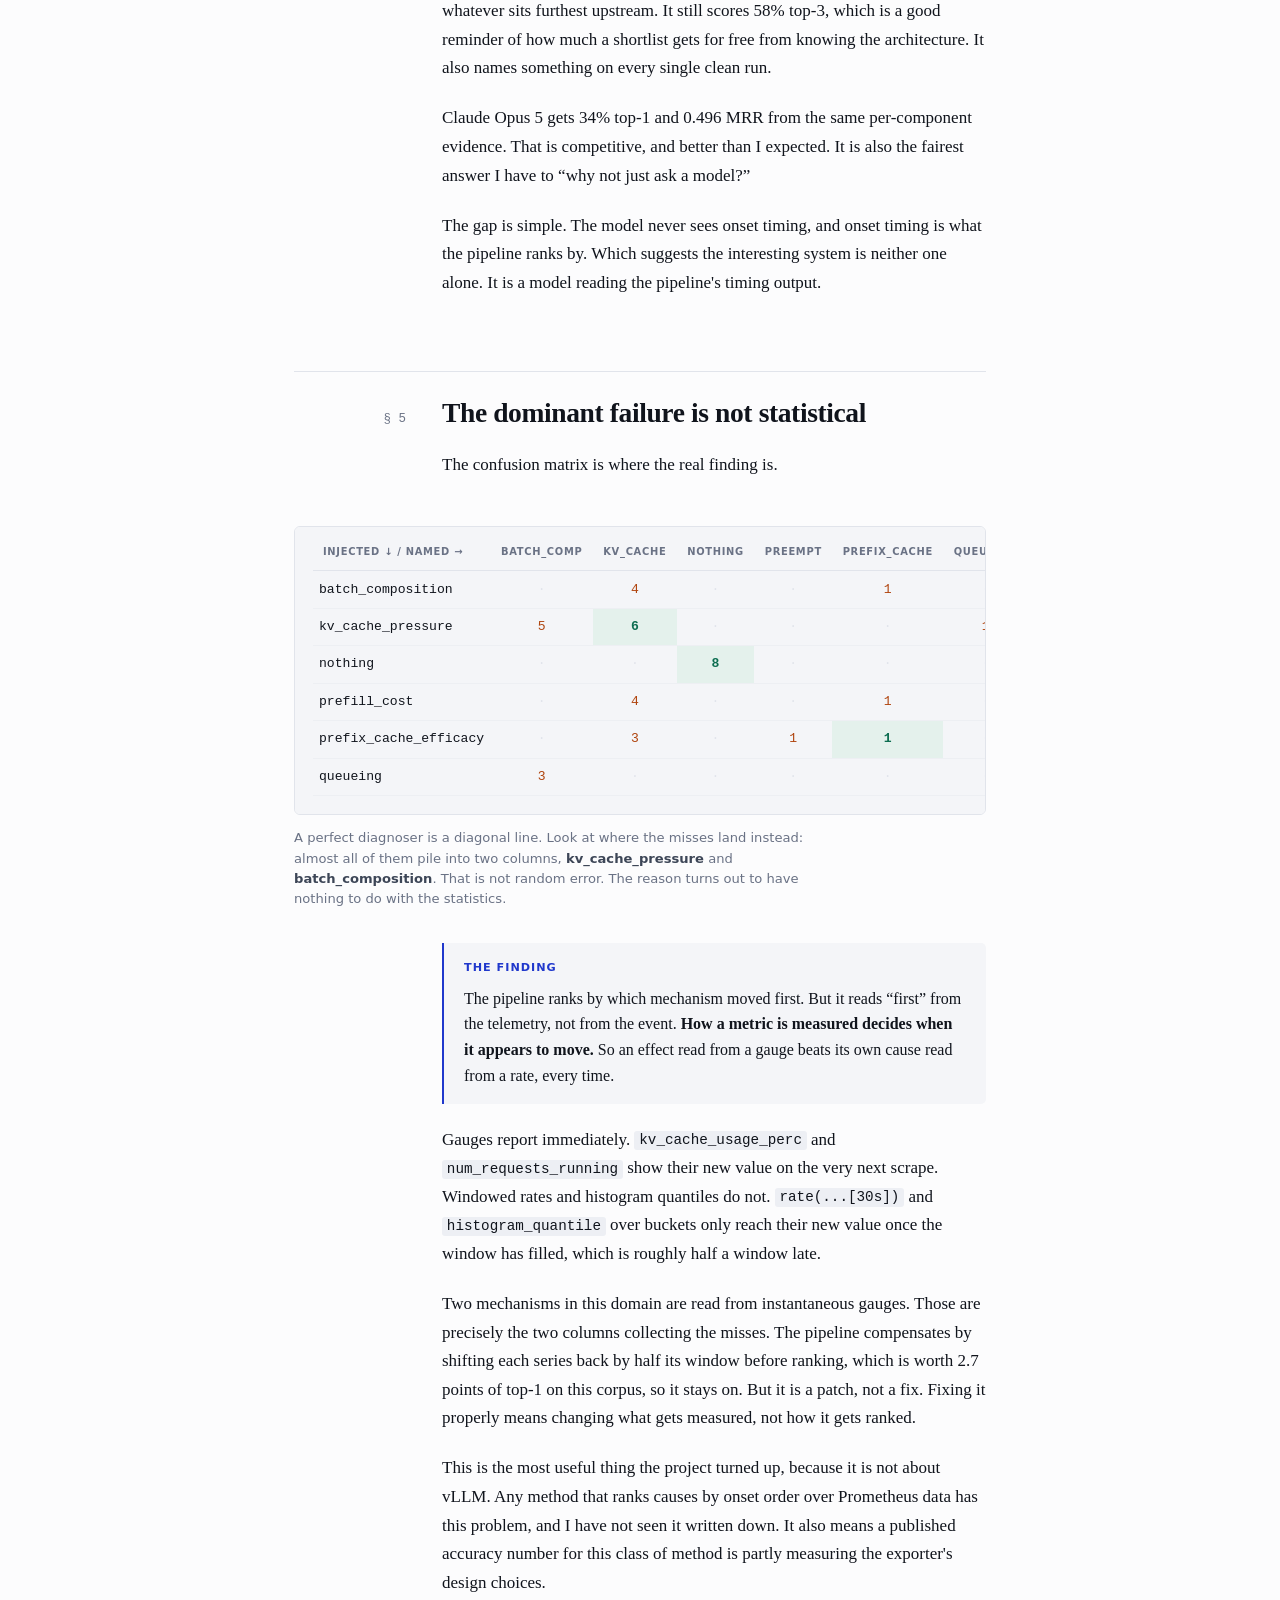
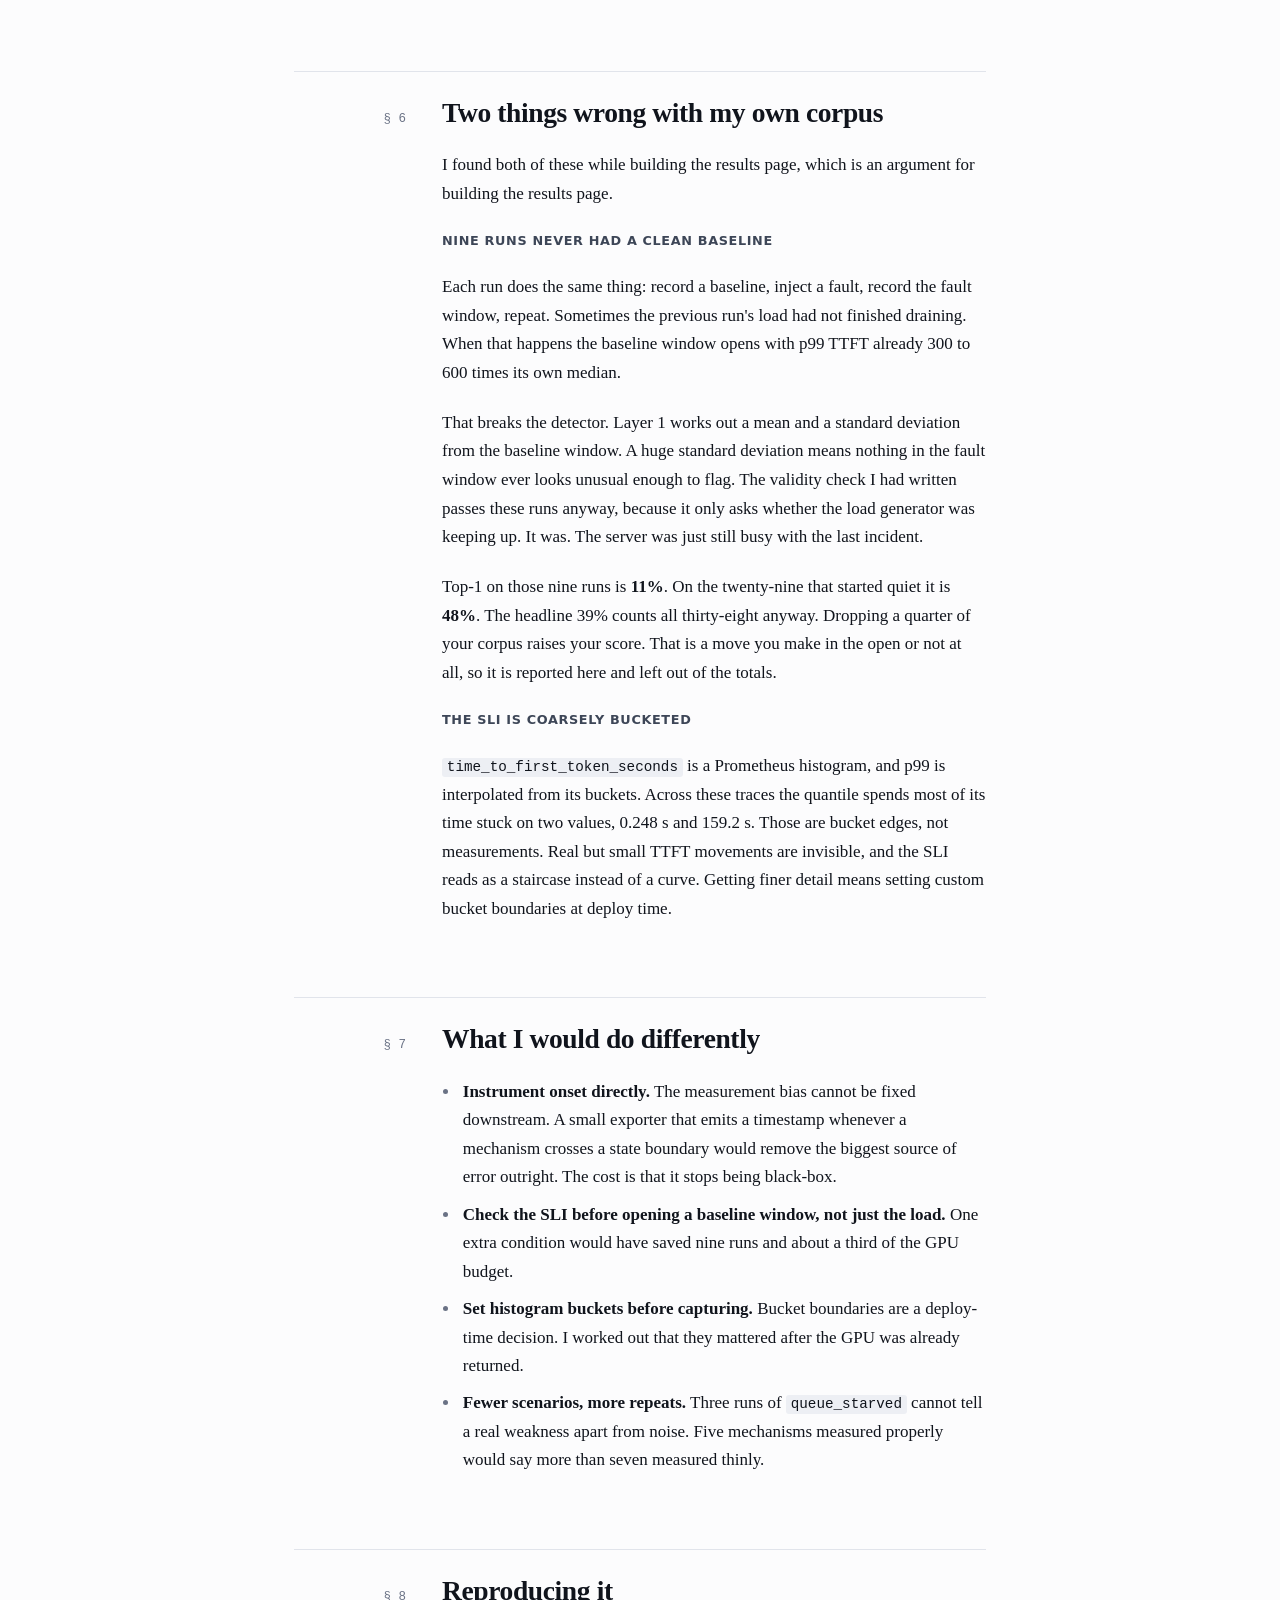
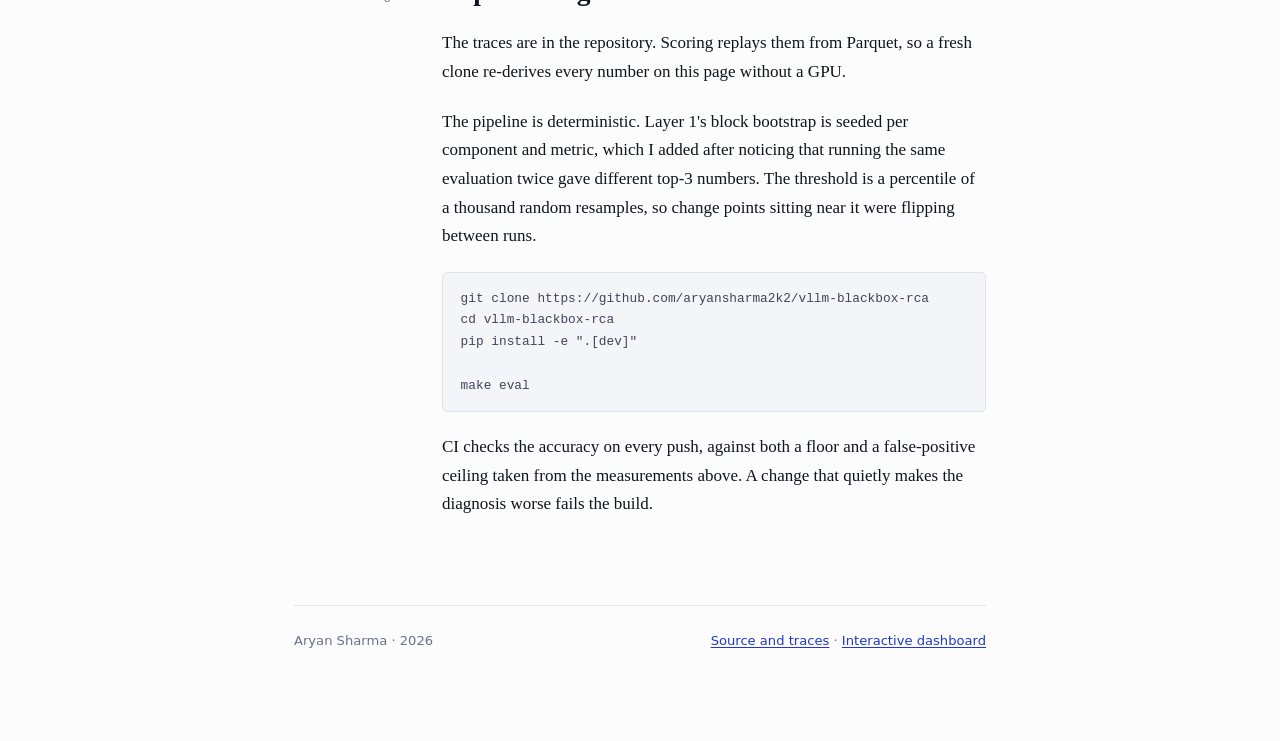
<file: portfolio/writeup.html>
<!doctype html>
<html lang="en">
  <head>
    <meta charset="utf-8">
    <meta name="viewport" content="width=device-width, initial-scale=1">
    <meta name="description" content="How often a change-point pipeline correctly attributes p99 TTFT spikes inside a vLLM inference server, measured on 38 labelled GPU runs against threshold alerting, correlation ranking, and Claude Opus 5.">
    <title>Localizing p99 TTFT inside a vLLM server</title>
    <link rel="icon" href="data:image/svg+xml,<svg xmlns=%22http://www.w3.org/2000/svg%22 viewBox=%220 0 32 32%22><rect width=%2232%22 height=%2232%22 rx=%227%22 fill=%22%232038CC%22/><path d=%22M6 22 L13 22 L13 12 L19 12 L19 20 L26 20%22 fill=%22none%22 stroke=%22white%22 stroke-width=%223%22 stroke-linejoin=%22round%22 stroke-linecap=%22round%22/></svg>">
  </head>
  <body>
<style>
  /* --- tokens: complete light palette on bare :root --- */
  :root {
    --ground:      #FCFCFD;
    --ground-2:    #F4F5F8;
    --ground-3:    #EDEFF4;
    --ink:         #10141C;
    --ink-2:       #3D4657;
    --slate:       #6A7285;
    --rule:        #E1E4EB;
    --rule-soft:   #EDEFF3;
    --accent:      #2038CC;
    --accent-soft: #E7EAFB;
    --warn:        #B0450F;
    --warn-soft:   #FAEDE5;
    --good:        #0D6E51;
    --good-soft:   #E4F1EC;

    --serif: ui-serif, "New York", "Iowan Old Style", Charter, "Palatino Linotype", Georgia, serif;
    --sans:  ui-sans-serif, -apple-system, BlinkMacSystemFont, "Segoe UI", system-ui, sans-serif;
    --mono:  ui-monospace, "SF Mono", "JetBrains Mono", Menlo, Consolas, monospace;

    --col: 34rem;
    --rail: 7rem;
  }

  @media (prefers-color-scheme: dark) {
    :root:not([data-theme="light"]) {
      --ground:      #0E1116;
      --ground-2:    #151A22;
      --ground-3:    #1B212B;
      --ink:         #E9ECF2;
      --ink-2:       #B6BECD;
      --slate:       #8A93A5;
      --rule:        #262D39;
      --rule-soft:   #1C222C;
      --accent:      #8DA0FF;
      --accent-soft: #1A2140;
      --warn:        #E8895A;
      --warn-soft:   #2C1D15;
      --good:        #56C4A0;
      --good-soft:   #12271F;
    }
  }

  :root[data-theme="dark"] {
    --ground:      #0E1116;
    --ground-2:    #151A22;
    --ground-3:    #1B212B;
    --ink:         #E9ECF2;
    --ink-2:       #B6BECD;
    --slate:       #8A93A5;
    --rule:        #262D39;
    --rule-soft:   #1C222C;
    --accent:      #8DA0FF;
    --accent-soft: #1A2140;
    --warn:        #E8895A;
    --warn-soft:   #2C1D15;
    --good:        #56C4A0;
    --good-soft:   #12271F;
  }

  /* --- base --- */
  * { box-sizing: border-box; }

  body {
    margin: 0;
    background: var(--ground);
    color: var(--ink);
    font-family: var(--serif);
    font-size: 1.0625rem;
    line-height: 1.68;
    -webkit-font-smoothing: antialiased;
    text-rendering: optimizeLegibility;
  }

  .page {
    max-width: 66rem;
    margin: 0 auto;
    padding: clamp(2.5rem, 6vw, 5rem) clamp(1.1rem, 4vw, 3rem) 6rem;
  }

  /* The reading grid: a narrow rail for section marks, then the column.
     Figures opt out with .wide and span both tracks. */
  .flow {
    display: grid;
    grid-template-columns: var(--rail) minmax(0, var(--col));
    column-gap: 2.25rem;
    row-gap: 1.35rem;
    justify-content: center;
  }
  .flow > * { grid-column: 2; margin: 0; }
  .flow > .wide { grid-column: 1 / -1; }

  p { margin: 0; }
  p + p { margin-top: -.15rem; }

  a {
    color: var(--accent);
    text-decoration: underline;
    text-decoration-thickness: 1px;
    text-underline-offset: 2px;
  }
  a:hover { text-decoration-thickness: 2px; }
  a:focus-visible {
    outline: 2px solid var(--accent);
    outline-offset: 2px;
    border-radius: 2px;
  }

  strong { font-weight: 650; }
  em { font-style: italic; }

  code {
    font-family: var(--mono);
    font-size: .84em;
    background: var(--ground-3);
    padding: .1em .34em;
    border-radius: 3px;
    word-break: break-word;
  }

  /* --- masthead --- */
  .masthead { margin-bottom: clamp(2.5rem, 5vw, 3.75rem); }

  .kicker {
    font-family: var(--sans);
    font-size: .7rem;
    font-weight: 600;
    letter-spacing: .13em;
    text-transform: uppercase;
    color: var(--accent);
    margin-bottom: 1.1rem;
  }

  h1 {
    font-family: var(--serif);
    font-size: clamp(2.1rem, 5.4vw, 3.35rem);
    line-height: 1.08;
    letter-spacing: -.021em;
    font-weight: 600;
    text-wrap: balance;
    margin: 0 0 1.1rem;
    max-width: 20ch;
  }

  .deck {
    font-size: clamp(1.1rem, 2.1vw, 1.28rem);
    line-height: 1.5;
    color: var(--ink-2);
    max-width: 46ch;
    text-wrap: pretty;
  }

  /* --- the number strip: result before argument --- */
  .strip {
    display: grid;
    grid-template-columns: repeat(auto-fit, minmax(9rem, 1fr));
    gap: 1px;
    background: var(--rule);
    border: 1px solid var(--rule);
    border-radius: 5px;
    overflow: hidden;
    margin-top: 2.5rem;
  }
  .strip div { background: var(--ground); padding: 1rem 1.1rem 1.1rem; }
  .strip b {
    display: block;
    font-family: var(--mono);
    font-size: 1.6rem;
    font-weight: 500;
    letter-spacing: -.03em;
    font-variant-numeric: tabular-nums;
    color: var(--ink);
    line-height: 1.15;
  }
  .strip span {
    display: block;
    font-family: var(--sans);
    font-size: .72rem;
    letter-spacing: .06em;
    text-transform: uppercase;
    color: var(--slate);
    margin-top: .4rem;
  }

  /* --- sections --- */
  .sec {
    grid-column: 1 / -1;
    display: grid;
    grid-template-columns: var(--rail) minmax(0, var(--col));
    column-gap: 2.25rem;
    align-items: baseline;
    margin-top: 3.25rem;
    padding-top: 1.5rem;
    border-top: 1px solid var(--rule);
  }
  .sec .mark {
    grid-column: 1;
    font-family: var(--mono);
    font-size: .78rem;
    color: var(--slate);
    font-variant-numeric: tabular-nums;
    text-align: right;
    padding-top: .38rem;
  }
  .sec h2 {
    grid-column: 2;
    font-family: var(--serif);
    font-size: clamp(1.35rem, 2.8vw, 1.72rem);
    line-height: 1.2;
    letter-spacing: -.014em;
    font-weight: 600;
    margin: 0;
    text-wrap: balance;
  }

  h3 {
    font-family: var(--sans);
    font-size: .8rem;
    font-weight: 650;
    letter-spacing: .05em;
    text-transform: uppercase;
    color: var(--ink-2);
    margin: 1.1rem 0 -.5rem;
  }

  /* --- figures --- */
  figure.wide {
    margin: 1.5rem 0 .75rem;
    display: grid;
    gap: .85rem;
  }
  figcaption {
    font-family: var(--sans);
    font-size: .82rem;
    line-height: 1.55;
    color: var(--slate);
    max-width: 62ch;
  }
  figcaption b { color: var(--ink-2); font-weight: 620; }

  .frame {
    border: 1px solid var(--rule);
    border-radius: 6px;
    background: var(--ground-2);
    padding: 1.1rem;
    overflow-x: auto;
  }

  /* --- mechanism graph --- */
  .graph svg { display: block; width: 100%; min-width: 44rem; height: auto; }
  .graph .e      { fill: none; stroke: var(--rule); stroke-width: 1; }
  .graph .e-exo  { fill: none; stroke: var(--accent); stroke-width: 1; opacity: .3; }
  .graph .n rect { fill: var(--ground); stroke: var(--rule); stroke-width: 1; }
  .graph .n text {
    font-family: var(--mono);
    font-size: 10.5px;
    fill: var(--ink-2);
  }
  .graph .n-bar     { stroke: none; }
  .graph .n-mech .n-bar { fill: var(--slate); }
  .graph .n-exo  .n-bar { fill: var(--accent); }
  .graph .n-sli  .n-bar { fill: var(--warn); }
  .graph .n-sli rect:first-child { stroke: var(--warn); }
  .graph .n-exo rect:first-child { stroke: var(--accent); stroke-opacity: .5; }

  .legend {
    display: flex;
    flex-wrap: wrap;
    gap: 1.25rem;
    font-family: var(--sans);
    font-size: .78rem;
    color: var(--slate);
  }
  .legend span { display: inline-flex; align-items: center; gap: .4rem; }
  .legend i { width: 3px; height: 13px; border-radius: 1px; display: inline-block; }

  /* --- tables --- */
  table {
    border-collapse: collapse;
    width: 100%;
    font-family: var(--mono);
    font-size: .82rem;
    font-variant-numeric: tabular-nums;
  }
  thead th {
    font-family: var(--sans);
    font-size: .68rem;
    font-weight: 620;
    letter-spacing: .07em;
    text-transform: uppercase;
    color: var(--slate);
    text-align: right;
    padding: 0 .65rem .6rem;
    border-bottom: 1px solid var(--rule);
    white-space: nowrap;
  }
  thead th:first-child { text-align: left; }
  tbody td {
    padding: .5rem .65rem;
    text-align: right;
    border-bottom: 1px solid var(--rule-soft);
    color: var(--ink-2);
    white-space: nowrap;
  }
  tbody td:first-child { text-align: left; color: var(--ink); }
  tbody tr.lead td { background: var(--accent-soft); }
  tbody tr.lead td:first-child { font-weight: 600; color: var(--ink); }
  td .best { color: var(--good); font-weight: 620; }
  td .poor { color: var(--warn); }
  td .note {
    font-family: var(--sans);
    font-size: .74rem;
    color: var(--slate);
    display: block;
    margin-top: .1rem;
  }

  /* confusion matrix */
  table.matrix td { text-align: center; padding: .45rem .4rem; }
  table.matrix td:first-child { text-align: left; }
  table.matrix thead th { text-align: center; font-size: .62rem; }
  table.matrix thead th:first-child { text-align: left; }
  table.matrix .zero { color: var(--rule); }
  table.matrix .hit  { background: var(--good-soft); color: var(--good); font-weight: 650; }
  table.matrix .off  { color: var(--warn); }

  /* --- pull note --- */
  .note-block {
    border-left: 2px solid var(--accent);
    background: var(--ground-2);
    padding: 1rem 1.25rem;
    border-radius: 0 5px 5px 0;
    display: grid;
    gap: .7rem;
  }
  .note-block.caution { border-left-color: var(--warn); background: var(--warn-soft); }
  .note-block p { font-size: 1rem; line-height: 1.6; }
  .note-block .label {
    font-family: var(--sans);
    font-size: .7rem;
    font-weight: 650;
    letter-spacing: .09em;
    text-transform: uppercase;
    color: var(--accent);
  }
  .note-block.caution .label { color: var(--warn); }

  pre {
    font-family: var(--mono);
    font-size: .8rem;
    line-height: 1.7;
    background: var(--ground-2);
    border: 1px solid var(--rule);
    border-radius: 5px;
    padding: .9rem 1.1rem;
    overflow-x: auto;
    margin: 0;
    color: var(--ink-2);
  }
  pre code { background: none; padding: 0; font-size: inherit; }

  ul { margin: 0; padding-left: 1.15rem; display: grid; gap: .55rem; }
  li { padding-left: .15rem; }
  li::marker { color: var(--slate); }

  /* --- colophon --- */
  .colophon {
    grid-column: 1 / -1;
    margin-top: 4rem;
    padding-top: 1.5rem;
    border-top: 1px solid var(--rule);
    font-family: var(--sans);
    font-size: .82rem;
    color: var(--slate);
    display: flex;
    flex-wrap: wrap;
    gap: .5rem 1.5rem;
    justify-content: space-between;
  }

  @media (max-width: 46rem) {
    .flow, .sec { grid-template-columns: minmax(0, 1fr); }
    .flow > *, .sec h2 { grid-column: 1; }
    .sec .mark { grid-column: 1; text-align: left; padding: 0 0 .3rem; }
    .graph .frame { padding: .6rem; }
  }

  @media (prefers-reduced-motion: reduce) {
    * { transition: none !important; animation: none !important; }
  }
</style>
<div class="page">
  <header class="masthead">
    <p class="kicker">Inference-serving reliability &#183; measured</p>
    <h1>Localizing p99 TTFT inside a vLLM server</h1>
    <p class="deck">
      Every LLM-serving team alerts on time-to-first-token. Almost nobody can
      say what made it spike. So I pointed a change-point pipeline at the
      inside of the server. Then I built a labelled fault corpus on a real GPU
      and measured how often it got the answer right.
    </p>

    <div class="strip">
      <div><b>74%</b><span>top-3 accuracy</span></div>
      <div><b>39%</b><span>top-1 accuracy</span></div>
      <div><b>0%</b><span>false positives</span></div>
      <div><b>38</b><span>labelled runs</span></div>
    </div>
  </header>

  <div class="flow">

    <!-- 1 -->
    <section class="sec">
      <p class="mark">&#167; 1</p>
      <h2>The suspects all look the same</h2>
    </section>

    <p>
      p99 TTFT spikes. You open the Grafana board. Now what?
    </p>
    <p>
      There are four usual suspects: KV cache pressure, batch scheduling
      stalls, prefix-cache collapse, and preemption. The telemetry to tell
      them apart is not missing. It is all there, at one-second resolution.
      The problem is that all four look nearly identical from the outside,
      and each one can cause the others.
    </p>
    <p>
      Preemption is a good example. It slows requests down, so it is a cause
      of latency. It also happens because the cache filled up, so it is an
      effect of cache pressure. Rank your metrics by how well they correlate
      with TTFT and both light up. The correlation is real in both directions,
      which is exactly why it cannot tell you which came first.
    </p>
    <p>
      Thresholds have the same problem from the other side. Alert on
      <code>kv_cache_usage_perc</code> and it fires during a plain traffic
      ramp, during a prefix-cache collapse, and during a genuine
      misconfiguration. You learn that something is wrong. You already knew
      that.
    </p>
    <p>
      So the target here is not detection. Detection is easy. The target is
      attribution.
    </p>

    <!-- 2 -->
    <section class="sec">
      <p class="mark">&#167; 2</p>
      <h2>An inference server is one service, so localize inside it</h2>
    </section>

    <p>
      I started from an FChain-style pipeline built for microservice RCA. It
      finds change points in each service's metrics, estimates when each
      deviation really began, and ranks services by which moved first,
      filtered through the call graph.
    </p>
    <p>
      Pointing that at vLLM does not work on its own. An inference server is a
      single process. There are no services to rank, and the dependency layers
      have no graph to walk.
    </p>
    <p>
      The fix is to change what gets localized. Instead of services, rank
      <strong>mechanisms</strong>. The vLLM scheduler has real internal causal
      structure: cache occupancy drives preemption, preemption drives
      queueing, queueing drives TTFT. That structure is a DAG, and everything
      the pipeline already does to a service graph works on it unchanged.
    </p>

    <figure class="wide graph">
      <div class="frame">
<svg viewBox="0 0 1074 202" xmlns="http://www.w3.org/2000/svg" role="img" aria-label="vLLM mechanism graph: twelve subsystem nodes with causal edges converging on TTFT">
<g class="g-edges">
<path class="e-exo" d="M 164 29.0 C 201.0 29.0, 201.0 77.0, 238 77.0"/>
<path class="e-exo" d="M 164 29.0 C 425.0 29.0, 425.0 53.0, 686 53.0"/>
<path class="e-exo" d="M 164 29.0 C 201.0 29.0, 201.0 125.0, 238 125.0"/>
<path class="e-exo" d="M 164 29.0 C 313.0 29.0, 313.0 125.0, 462 125.0"/>
<path class="e-exo" d="M 164 77.0 C 425.0 77.0, 425.0 101.0, 686 101.0"/>
<path class="e-exo" d="M 164 77.0 C 201.0 77.0, 201.0 77.0, 238 77.0"/>
<path class="e" d="M 164 125.0 C 425.0 125.0, 425.0 101.0, 686 101.0"/>
<path class="e" d="M 164 125.0 C 201.0 125.0, 201.0 77.0, 238 77.0"/>
<path class="e" d="M 388 77.0 C 425.0 77.0, 425.0 77.0, 462 77.0"/>
<path class="e" d="M 388 77.0 C 537.0 77.0, 537.0 53.0, 686 53.0"/>
<path class="e" d="M 612 77.0 C 649.0 77.0, 649.0 53.0, 686 53.0"/>
<path class="e" d="M 612 77.0 C 649.0 77.0, 649.0 101.0, 686 101.0"/>
<path class="e" d="M 612 77.0 C 649.0 77.0, 649.0 149.0, 686 149.0"/>
<path class="e" d="M 388 125.0 C 537.0 125.0, 537.0 101.0, 686 101.0"/>
<path class="e" d="M 388 125.0 C 537.0 125.0, 537.0 149.0, 686 149.0"/>
<path class="e" d="M 388 125.0 C 425.0 125.0, 425.0 125.0, 462 125.0"/>
<path class="e" d="M 612 125.0 C 649.0 125.0, 649.0 101.0, 686 101.0"/>
<path class="e" d="M 612 125.0 C 649.0 125.0, 649.0 149.0, 686 149.0"/>
<path class="e" d="M 164 173.0 C 425.0 173.0, 425.0 53.0, 686 53.0"/>
<path class="e" d="M 164 173.0 C 537.0 173.0, 537.0 101.0, 910 101.0"/>
<path class="e" d="M 836 53.0 C 873.0 53.0, 873.0 101.0, 910 101.0"/>
<path class="e" d="M 836 101.0 C 873.0 101.0, 873.0 101.0, 910 101.0"/>
</g><g class="g-nodes">
<g class="n n-exo"><rect x="14" y="14.0" width="150" height="30" rx="4"/><rect class="n-bar" x="14" y="14.0" width="2.5" height="30"/><text x="24" y="32.5">arrival_load</text></g>
<g class="n n-exo"><rect x="14" y="62.0" width="150" height="30" rx="4"/><rect class="n-bar" x="14" y="62.0" width="2.5" height="30"/><text x="24" y="80.5">request_shape</text></g>
<g class="n n-mech"><rect x="14" y="110.0" width="150" height="30" rx="4"/><rect class="n-bar" x="14" y="110.0" width="2.5" height="30"/><text x="24" y="128.5">prefix_cache_efficacy</text></g>
<g class="n n-mech"><rect x="238" y="62.0" width="150" height="30" rx="4"/><rect class="n-bar" x="238" y="62.0" width="2.5" height="30"/><text x="248" y="80.5">kv_cache_pressure</text></g>
<g class="n n-mech"><rect x="462" y="62.0" width="150" height="30" rx="4"/><rect class="n-bar" x="462" y="62.0" width="2.5" height="30"/><text x="472" y="80.5">preemption</text></g>
<g class="n n-mech"><rect x="238" y="110.0" width="150" height="30" rx="4"/><rect class="n-bar" x="238" y="110.0" width="2.5" height="30"/><text x="248" y="128.5">batch_composition</text></g>
<g class="n n-mech"><rect x="462" y="110.0" width="150" height="30" rx="4"/><rect class="n-bar" x="462" y="110.0" width="2.5" height="30"/><text x="472" y="128.5">gpu_saturation</text></g>
<g class="n n-mech"><rect x="14" y="158.0" width="150" height="30" rx="4"/><rect class="n-bar" x="14" y="158.0" width="2.5" height="30"/><text x="24" y="176.5">host_saturation</text></g>
<g class="n n-mech"><rect x="686" y="38.0" width="150" height="30" rx="4"/><rect class="n-bar" x="686" y="38.0" width="2.5" height="30"/><text x="696" y="56.5">queueing</text></g>
<g class="n n-mech"><rect x="686" y="86.0" width="150" height="30" rx="4"/><rect class="n-bar" x="686" y="86.0" width="2.5" height="30"/><text x="696" y="104.5">prefill_cost</text></g>
<g class="n n-mech"><rect x="686" y="134.0" width="150" height="30" rx="4"/><rect class="n-bar" x="686" y="134.0" width="2.5" height="30"/><text x="696" y="152.5">decode_health</text></g>
<g class="n n-sli"><rect x="910" y="86.0" width="150" height="30" rx="4"/><rect class="n-bar" x="910" y="86.0" width="2.5" height="30"/><text x="920" y="104.5">ttft</text></g>
</g></svg>
      </div>
      <div class="legend">
        <span><i style="background: var(--accent)"></i>exogenous input</span>
        <span><i style="background: var(--slate)"></i>mechanism</span>
        <span><i style="background: var(--warn)"></i>the SLI being explained</span>
      </div>
      <figcaption>
        <b>Twelve mechanism nodes, laid out by longest path.</b> Each is backed
        by one or more Prometheus series. Edges mean &#8220;A can cause B.&#8221;
        The statistical core did not change at all to retarget. Only this graph
        and the metric registry are specific to vLLM. The diagram is drawn from
        the same object the ranking code reads, so it cannot drift out of date.
      </figcaption>
    </figure>

    <p>
      Two useful things fall out of the domain that a generic pipeline would
      never know about.
    </p>

    <h3>TTFT splits in two, for free</h3>
    <p>
      vLLM already exports <code>request_queue_time_seconds</code> and
      <code>request_prefill_time_seconds</code> as separate histograms. TTFT is
      roughly their sum. That single split cuts the hypothesis space in half
      before any analysis runs. If the time went to queueing, the cause is on
      the admission side. If it went to prefill, the cause is on the compute
      side. Most dashboards throw this away by plotting only the total.
    </p>

    <h3>Load causes everything, so load cannot be the answer</h3>
    <p>
      Rank purely by which signal moved first and <code>arrival_load</code>
      wins every single incident. Traffic moves first in real systems. That is
      not a finding, it is a tautology.
    </p>
    <p>
      Marking those nodes as <strong>exogenous</strong> fixes it. They are
      inputs you do not control, not defects. It also buys a second kind of
      answer. Say the first thing to move is exogenous, and load is climbing.
      The verdict is <strong>capacity</strong>: you are being asked for more
      than you can serve, and nothing is broken. Now say load is flat and
      something internal moves first. That is a <strong>pathology</strong>.
      One means add a replica. The other means fix your config. A threshold
      alert cannot tell them apart.
    </p>

    <!-- 3 -->
    <section class="sec">
      <p class="mark">&#167; 3</p>
      <h2>What I actually measured</h2>
    </section>

    <p>
      I did not want to claim that this works. I wanted to claim that it works
      <em>this often</em>, against these alternatives. That needs a labelled
      corpus, and building one is the step most RCA write-ups skip.
    </p>
    <p>
      One L4 GPU, one session. 38 scorable runs across seven fault scenarios,
      covering five distinct mechanisms. Eight of the runs are clean, with
      nothing wrong at all, so the false-positive rate is measured rather than
      assumed.
    </p>
    <p>
      Most of the faults are workload shaping rather than infrastructure
      chaos. A prefix-diversity attack gives every request a unique prefix. A
      long-output burst makes sequences hold their blocks for minutes. A
      bimodal mix pairs very short requests with very long ones. These are
      cheap to run and far more repeatable than killing containers. The rest
      are config faults, where the server restarts in a degraded state, and
      each restart is its own labelled fault.
    </p>
    <p>
      Every run writes a <code>metrics.parquet</code> and a
      <code>ground_truth.json</code>, and both are committed. Scoring replays
      those files from disk. No GPU, no cluster, no running server.
    </p>

    <!-- 4 -->
    <section class="sec">
      <p class="mark">&#167; 4</p>
      <h2>The result, including the part that stings</h2>
    </section>

    <p>
      A top-1 number on its own tells you nothing about whether eight layers of
      statistics were worth writing. So the pipeline is scored against three
      simple baselines and against a frontier model given the same evidence.
    </p>

    <figure class="wide">
      <div class="frame">
        <table>
          <thead>
            <tr>
              <th>method</th><th>top-1</th><th>top-3</th><th>MRR</th><th>FPR</th>
            </tr>
          </thead>
          <tbody>
            <tr class="lead">
              <td>pipeline<span class="note">eight-layer change-point localization</span></td>
              <td>39%</td><td><span class="best">74%</span></td>
              <td><span class="best">0.564</span></td><td><span class="best">0%</span></td>
            </tr>
            <tr>
              <td>threshold<span class="note">static runbook rules, in order</span></td>
              <td><span class="best">42%</span></td><td>42%</td><td>0.428</td><td>0%</td>
            </tr>
            <tr>
              <td>correlation<span class="note">rank by |r| against the SLI</span></td>
              <td>39%</td><td>61%</td><td>0.502</td><td>0%</td>
            </tr>
            <tr>
              <td>Claude Opus 5<span class="note">same per-component evidence, no pipeline</span></td>
              <td>34%</td><td>66%</td><td>0.496</td><td>0%</td>
            </tr>
            <tr>
              <td>topology<span class="note">always blame the graph root</span></td>
              <td>13%</td><td>58%</td><td>0.362</td><td><span class="poor">100%</span></td>
            </tr>
          </tbody>
        </table>
      </div>
      <figcaption>
        38 runs, five confusable mechanisms, eight clean. <b>FPR</b> is how
        often a method named something on a clean run. Guessing at random among
        five mechanisms would score 20% top-1 and 60% top-3.
      </figcaption>
    </figure>

    <div class="note-block caution">
      <p class="label">The uncomfortable row</p>
      <p>
        <strong>Static threshold alerting wins top-1.</strong> Three points
        ahead of the thing I built. If top-1 were the only number I reported,
        the honest conclusion would be that the pipeline is not worth running.
      </p>
    </div>

    <p>
      The rest of the row is why it is still worth running. Threshold alerting
      is useless past its first guess. Its top-3 is identical to its top-1,
      because once the first runbook rule fires there is nothing meaningful
      behind it. The pipeline gives you a ranked shortlist you can work down.
      Against threshold that is 32 more points of top-3 and 0.14 more MRR.
    </p>
    <p>
      Compare against whichever baseline is strongest on each metric and the
      win gets much smaller. It is 7.9 points of top-3 over the language model,
      and 0.06 MRR over correlation. That is the number I would defend. The
      pipeline leads on ranked quality, and it leads consistently. But the
      margin is modest, and I am not going to dress it up.
    </p>
    <p>
      Correlation does exactly what I predicted it would. It ties on top-1 and
      loses 13 points of top-3, because it cannot separate a cause from its own
      effect. Topology is the floor: it ignores the telemetry completely and
      just blames whatever sits furthest upstream. It still scores 58% top-3,
      which is a good reminder of how much a shortlist gets for free from
      knowing the architecture. It also names something on every single clean
      run.
    </p>
    <p>
      Claude Opus 5 gets 34% top-1 and 0.496 MRR from the same per-component
      evidence. That is competitive, and better than I expected. It is also the
      fairest answer I have to &#8220;why not just ask a model?&#8221;
    </p>
    <p>
      The gap is simple. The model never sees onset timing, and onset timing is
      what the pipeline ranks by. Which suggests the interesting system is
      neither one alone. It is a model reading the pipeline's timing output.
    </p>

    <!-- 5 -->
    <section class="sec">
      <p class="mark">&#167; 5</p>
      <h2>The dominant failure is not statistical</h2>
    </section>

    <p>
      The confusion matrix is where the real finding is.
    </p>

    <figure class="wide">
      <div class="frame">
        <table class="matrix">
          <thead>
            <tr>
              <th>injected &#8595; / named &#8594;</th>
              <th>batch_comp</th><th>kv_cache</th><th>nothing</th>
              <th>preempt</th><th>prefix_cache</th><th>queueing</th>
            </tr>
          </thead>
          <tbody>
            <tr><td>batch_composition</td>
              <td class="zero">&#183;</td><td class="off">4</td><td class="zero">&#183;</td>
              <td class="zero">&#183;</td><td class="off">1</td><td class="zero">&#183;</td></tr>
            <tr><td>kv_cache_pressure</td>
              <td class="off">5</td><td class="hit">6</td><td class="zero">&#183;</td>
              <td class="zero">&#183;</td><td class="zero">&#183;</td><td class="off">1</td></tr>
            <tr><td>nothing</td>
              <td class="zero">&#183;</td><td class="zero">&#183;</td><td class="hit">8</td>
              <td class="zero">&#183;</td><td class="zero">&#183;</td><td class="zero">&#183;</td></tr>
            <tr><td>prefill_cost</td>
              <td class="zero">&#183;</td><td class="off">4</td><td class="zero">&#183;</td>
              <td class="zero">&#183;</td><td class="off">1</td><td class="zero">&#183;</td></tr>
            <tr><td>prefix_cache_efficacy</td>
              <td class="zero">&#183;</td><td class="off">3</td><td class="zero">&#183;</td>
              <td class="off">1</td><td class="hit">1</td><td class="zero">&#183;</td></tr>
            <tr><td>queueing</td>
              <td class="off">3</td><td class="zero">&#183;</td><td class="zero">&#183;</td>
              <td class="zero">&#183;</td><td class="zero">&#183;</td><td class="zero">&#183;</td></tr>
          </tbody>
        </table>
      </div>
      <figcaption>
        A perfect diagnoser is a diagonal line. Look at where the misses land
        instead: almost all of them pile into two columns,
        <b>kv_cache_pressure</b> and <b>batch_composition</b>. That is not
        random error. The reason turns out to have nothing to do with the
        statistics.
      </figcaption>
    </figure>

    <div class="note-block">
      <p class="label">The finding</p>
      <p>
        The pipeline ranks by which mechanism moved first. But it reads
        &#8220;first&#8221; from the telemetry, not from the event.
        <strong>How a metric is measured decides when it appears to
        move.</strong> So an effect read from a gauge beats its own cause read
        from a rate, every time.
      </p>
    </div>

    <p>
      Gauges report immediately. <code>kv_cache_usage_perc</code> and
      <code>num_requests_running</code> show their new value on the very next
      scrape. Windowed rates and histogram quantiles do not.
      <code>rate(...[30s])</code> and <code>histogram_quantile</code> over
      buckets only reach their new value once the window has filled, which is
      roughly half a window late.
    </p>
    <p>
      Two mechanisms in this domain are read from instantaneous gauges. Those
      are precisely the two columns collecting the misses. The pipeline
      compensates by shifting each series back by half its window before
      ranking, which is worth 2.7 points of top-1 on this corpus, so it stays
      on. But it is a patch, not a fix. Fixing it properly means changing what
      gets measured, not how it gets ranked.
    </p>
    <p>
      This is the most useful thing the project turned up, because it is not
      about vLLM. Any method that ranks causes by onset order over Prometheus
      data has this problem, and I have not seen it written down. It also means
      a published accuracy number for this class of method is partly measuring
      the exporter's design choices.
    </p>

    <!-- 6 -->
    <section class="sec">
      <p class="mark">&#167; 6</p>
      <h2>Two things wrong with my own corpus</h2>
    </section>

    <p>
      I found both of these while building the results page, which is an
      argument for building the results page.
    </p>

    <h3>Nine runs never had a clean baseline</h3>
    <p>
      Each run does the same thing: record a baseline, inject a fault, record
      the fault window, repeat. Sometimes the previous run's load had not
      finished draining. When that happens the baseline window opens with p99
      TTFT already 300 to 600 times its own median.
    </p>
    <p>
      That breaks the detector. Layer 1 works out a mean and a standard
      deviation from the baseline window. A huge standard deviation means
      nothing in the fault window ever looks unusual enough to flag. The
      validity check I had written passes these runs anyway, because it only
      asks whether the load generator was keeping up. It was. The server was
      just still busy with the last incident.
    </p>
    <p>
      Top-1 on those nine runs is <strong>11%</strong>. On the twenty-nine that
      started quiet it is <strong>48%</strong>. The headline 39% counts all
      thirty-eight anyway. Dropping a quarter of your corpus raises your score.
      That is a move you make in the open or not at all, so it is reported here
      and left out of the totals.
    </p>

    <h3>The SLI is coarsely bucketed</h3>
    <p>
      <code>time_to_first_token_seconds</code> is a Prometheus histogram, and
      p99 is interpolated from its buckets. Across these traces the quantile
      spends most of its time stuck on two values, 0.248 s and 159.2 s. Those
      are bucket edges, not measurements. Real but small TTFT movements are
      invisible, and the SLI reads as a staircase instead of a curve. Getting
      finer detail means setting custom bucket boundaries at deploy time.
    </p>

    <!-- 7 -->
    <section class="sec">
      <p class="mark">&#167; 7</p>
      <h2>What I would do differently</h2>
    </section>

    <ul>
      <li>
        <strong>Instrument onset directly.</strong> The measurement bias cannot
        be fixed downstream. A small exporter that emits a timestamp whenever a
        mechanism crosses a state boundary would remove the biggest source of
        error outright. The cost is that it stops being black-box.
      </li>
      <li>
        <strong>Check the SLI before opening a baseline window, not just the
        load.</strong> One extra condition would have saved nine runs and about
        a third of the GPU budget.
      </li>
      <li>
        <strong>Set histogram buckets before capturing.</strong> Bucket
        boundaries are a deploy-time decision. I worked out that they mattered
        after the GPU was already returned.
      </li>
      <li>
        <strong>Fewer scenarios, more repeats.</strong> Three runs of
        <code>queue_starved</code> cannot tell a real weakness apart from
        noise. Five mechanisms measured properly would say more than seven
        measured thinly.
      </li>
    </ul>

    <!-- 8 -->
    <section class="sec">
      <p class="mark">&#167; 8</p>
      <h2>Reproducing it</h2>
    </section>

    <p>
      The traces are in the repository. Scoring replays them from Parquet, so a
      fresh clone re-derives every number on this page without a GPU.
    </p>
    <p>
      The pipeline is deterministic. Layer 1's block bootstrap is seeded per
      component and metric, which I added after noticing that running the same
      evaluation twice gave different top-3 numbers. The threshold is a
      percentile of a thousand random resamples, so change points sitting near
      it were flipping between runs.
    </p>

    <pre><code>git clone https://github.com/aryansharma2k2/vllm-blackbox-rca
cd vllm-blackbox-rca
pip install -e ".[dev]"

make eval</code></pre>

    <p>
      CI checks the accuracy on every push, against both a floor and a
      false-positive ceiling taken from the measurements above. A change that
      quietly makes the diagnosis worse fails the build.
    </p>

    <footer class="colophon">
      <span>Aryan Sharma &#183; 2026</span>
      <span>
        <a href="https://github.com/aryansharma2k2/vllm-blackbox-rca">Source and traces</a>
        &#183;
        <a href="./index.html">Interactive dashboard</a>
      </span>
    </footer>

  </div>
</div>
  </body>
</html>
</file>
<file: portfolio/styles.css>
/* ==========================================================================
   TTFT-RCA dashboard
   Dark, instrument-panel palette: this is a telemetry result, and it should
   read like one. Data is monospace throughout; prose is not.
   ========================================================================== */

:root {
  --ink:        #07090e;
  --ink-2:      #0b0e15;
  --panel:      #0f131c;
  --panel-2:    #141926;
  --line:       #1e2533;
  --line-soft:  #171d29;

  --text:       #e7ebf3;
  --text-2:     #9aa5bb;
  --text-3:     #64708a;

  --signal:     #5eddc6;   /* the pipeline / primary accent */
  --signal-dim: #2b6f66;
  --sli:        #f0b849;   /* the SLI being explained */
  --warn:       #f08a5d;
  --bad:        #e5646b;
  --exo:        #8b7cf0;   /* exogenous nodes */

  --mono: ui-monospace, "SF Mono", "JetBrains Mono", Menlo, Consolas, monospace;
  --sans: "Inter", -apple-system, BlinkMacSystemFont, "Segoe UI", system-ui, sans-serif;

  --maxw: 1180px;
  --r: 10px;
}

* { box-sizing: border-box; }

html { scroll-behavior: smooth; scroll-padding-top: 76px; }

body {
  margin: 0;
  background: var(--ink);
  color: var(--text);
  font-family: var(--sans);
  font-size: 16px;
  line-height: 1.62;
  -webkit-font-smoothing: antialiased;
  /* A faint vertical gradient keeps the very long page from reading flat. */
  background-image:
    radial-gradient(900px 480px at 78% -8%, rgba(94, 221, 198, .07), transparent 65%),
    radial-gradient(700px 420px at 8% 4%, rgba(139, 124, 240, .06), transparent 62%);
  background-repeat: no-repeat;
}

h1, h2, h3 { line-height: 1.18; letter-spacing: -.02em; margin: 0; }
p { margin: 0 0 1rem; }
a { color: var(--signal); text-decoration: none; }
a:hover { text-decoration: underline; }
code { font-family: var(--mono); font-size: .88em; color: var(--signal); }
em { font-style: normal; color: var(--sli); }
strong { color: var(--text); font-weight: 600; }

.mono { font-family: var(--mono); }
.fine { color: var(--text-3); font-size: .84rem; line-height: 1.6; }

/* ————————————————————————————————————————————————— topbar */
.topbar {
  position: sticky; top: 0; z-index: 50;
  display: flex; align-items: center; justify-content: space-between;
  gap: 1.5rem;
  padding: .85rem clamp(1rem, 4vw, 2.5rem);
  background: rgba(7, 9, 14, .82);
  backdrop-filter: blur(14px);
  border-bottom: 1px solid var(--line-soft);
}
.brand {
  display: inline-flex; align-items: center; gap: .6rem;
  color: var(--text); font-weight: 650; letter-spacing: -.01em;
}
.brand:hover { text-decoration: none; }
.brand-mark {
  width: 11px; height: 11px; border-radius: 3px;
  background: var(--signal);
  box-shadow: 0 0 0 3px rgba(94, 221, 198, .16), 0 0 18px rgba(94, 221, 198, .5);
}
.nav { display: flex; align-items: center; gap: 1.35rem; flex-wrap: wrap; }
.nav a { color: var(--text-2); font-size: .88rem; }
.nav a:hover { color: var(--text); text-decoration: none; }
.nav .ghost {
  padding: .32rem .7rem; border: 1px solid var(--line);
  border-radius: 6px; color: var(--text);
}
.nav .ghost:hover { border-color: var(--signal-dim); background: var(--panel); }

/* ————————————————————————————————————————————————— layout */
main { max-width: var(--maxw); margin: 0 auto; padding: 0 clamp(1rem, 4vw, 2.5rem); }

.section { padding: clamp(3.5rem, 8vw, 6rem) 0; border-top: 1px solid var(--line-soft); }
.section-head { max-width: 74ch; margin-bottom: 2.5rem; }
.section-head h2 { font-size: clamp(1.7rem, 3.4vw, 2.35rem); margin-bottom: .9rem; }
.section-head .sub { color: var(--text-2); font-size: 1.02rem; }

.eyebrow {
  font-family: var(--mono); font-size: .74rem; letter-spacing: .14em;
  text-transform: uppercase; color: var(--signal);
  margin: 0 0 .75rem;
}

/* ————————————————————————————————————————————————— hero */
.hero {
  display: grid; grid-template-columns: minmax(0, 1.05fr) minmax(0, 1fr);
  gap: clamp(2rem, 5vw, 4rem); align-items: center;
  padding: clamp(3rem, 8vw, 5.5rem) 0 clamp(2.5rem, 5vw, 3.5rem);
}
.hero h1 {
  font-size: clamp(2.1rem, 5.2vw, 3.4rem);
  margin-bottom: 1.3rem;
}
.hero h1 em { color: var(--signal); }
.hero .lede { color: var(--text-2); font-size: 1.05rem; max-width: 62ch; }
.hero-actions { display: flex; gap: .75rem; flex-wrap: wrap; margin-top: 1.6rem; }
.btn {
  display: inline-flex; align-items: center; padding: .62rem 1.15rem;
  border: 1px solid var(--line); border-radius: 7px;
  color: var(--text); font-size: .92rem; font-weight: 520;
}
.btn:hover { border-color: var(--signal-dim); background: var(--panel); text-decoration: none; }
.btn.primary {
  background: var(--signal); border-color: var(--signal); color: #04211d; font-weight: 620;
}
.btn.primary:hover { background: #7ce9d5; border-color: #7ce9d5; }

.hero-panel {
  margin: 0; background: var(--panel); border: 1px solid var(--line);
  border-radius: var(--r); overflow: hidden;
}
.panel-head {
  display: flex; align-items: center; justify-content: space-between; gap: .75rem;
  flex-wrap: wrap;
  padding: .7rem 1rem; border-bottom: 1px solid var(--line-soft);
  font-size: .8rem; color: var(--text-2); font-family: var(--mono);
}
.panel-foot {
  margin: 0; padding: .85rem 1rem; border-top: 1px solid var(--line-soft);
  font-size: .84rem; color: var(--text-3); line-height: 1.55;
}
.tag {
  font-family: var(--mono); font-size: .72rem; letter-spacing: .04em;
  padding: .18rem .5rem; border-radius: 5px; border: 1px solid;
  white-space: nowrap; flex: none;
}
.tag.ok   { color: var(--signal); border-color: var(--signal-dim); background: rgba(94,221,198,.09); }
.tag.miss { color: var(--warn);   border-color: rgba(240,138,93,.4); background: rgba(240,138,93,.09); }
.tag.null { color: var(--text-2); border-color: var(--line); background: rgba(255,255,255,.03); }

.chart-host { padding: .5rem .35rem .1rem; }
.chart-host svg { display: block; width: 100%; height: auto; }

/* ————————————————————————————————————————————————— stat band */
.stat-band {
  display: grid; grid-template-columns: repeat(4, minmax(0, 1fr));
  gap: 1px; background: var(--line-soft);
  border: 1px solid var(--line); border-radius: var(--r); overflow: hidden;
}
.stat { background: var(--panel); padding: 1.35rem 1.25rem; }
.stat strong {
  display: block; font-family: var(--mono); font-size: clamp(1.7rem, 3.6vw, 2.3rem);
  font-weight: 600; color: var(--signal); letter-spacing: -.03em; line-height: 1.1;
}
.stat span { display: block; margin-top: .35rem; font-size: .9rem; color: var(--text); }
.stat small { display: block; margin-top: .2rem; font-size: .78rem; color: var(--text-3); line-height: 1.45; }

/* ————————————————————————————————————————————————— methods table */
.methods { display: flex; flex-direction: column; gap: 1px; background: var(--line-soft);
  border: 1px solid var(--line); border-radius: var(--r); overflow: hidden; }
.method-row {
  display: grid; align-items: center; gap: 1rem;
  grid-template-columns: 148px minmax(0, 1fr) 68px 68px 68px 62px;
  padding: .95rem 1.15rem; background: var(--panel);
}
.method-row.head {
  background: var(--ink-2); font-family: var(--mono); font-size: .74rem;
  letter-spacing: .1em; text-transform: uppercase; color: var(--text-3);
  padding-top: .6rem; padding-bottom: .6rem;
}
.method-row.is-pipeline { background: var(--panel-2); }
.method-name { display: flex; flex-direction: column; align-items: flex-start; gap: 1px; min-width: 0; }
.method-name b { font-weight: 600; font-size: .95rem; }
.method-row.is-pipeline .method-name b { color: var(--signal); }
.method-note { font-size: .78rem; color: var(--text-3); }
.bar { position: relative; height: 7px; border-radius: 4px; background: var(--line); overflow: hidden; }
.bar i { position: absolute; inset: 0 auto 0 0; border-radius: 4px; background: var(--signal-dim); }
.method-row.is-pipeline .bar i { background: var(--signal); }
.num { font-family: var(--mono); font-size: .92rem; text-align: right; color: var(--text); }
.num.dim { color: var(--text-3); }
.num.best { color: var(--signal); font-weight: 600; }
.num.bad  { color: var(--bad); }

/* ————————————————————————————————————————————————— callouts */
.callout {
  margin-top: 2rem; padding: 1.35rem 1.5rem;
  background: var(--panel); border: 1px solid var(--line);
  border-left: 3px solid var(--signal); border-radius: var(--r);
}
.callout.warn { border-left-color: var(--warn); }
.callout h3 { font-size: 1.02rem; margin-bottom: .6rem; }
.callout p { color: var(--text-2); font-size: .95rem; margin-bottom: .8rem; }
.callout p:last-child { margin-bottom: 0; }

/* ————————————————————————————————————————————————— graphs */
.graph-wrap { display: grid; grid-template-columns: minmax(0, 1fr) 300px; gap: 1.75rem; align-items: start; }
.graph-host {
  background: var(--panel); border: 1px solid var(--line);
  border-radius: var(--r); padding: .75rem; overflow-x: auto;
}
.graph-host svg { display: block; width: 100%; height: auto; min-width: 620px; }
.graph-legend p { font-size: .87rem; color: var(--text-2); margin-bottom: .95rem; }
.key {
  display: inline-block; width: 10px; height: 10px; border-radius: 3px;
  margin-right: .45rem; vertical-align: baseline;
}
.key.exo  { background: var(--exo); }
.key.sli  { background: var(--sli); }
.key.mech { background: var(--signal); }

.node-box { cursor: default; }
.node-box rect { transition: fill .12s ease, stroke .12s ease; }
.node-box:hover rect { fill: var(--panel-2); stroke: var(--signal); }
.node-label { font-family: var(--mono); font-size: 11px; fill: var(--text); }
.node-metrics { font-family: var(--mono); font-size: 9px; fill: var(--text-3); }
.edge { stroke: var(--line); stroke-width: 1.2; fill: none; }
.edge.from-exo { stroke: rgba(139,124,240,.45); }

/* ————————————————————————————————————————————————— case studies */
.cases { display: flex; flex-direction: column; gap: 1.5rem; }
.case {
  background: var(--panel); border: 1px solid var(--line); border-radius: var(--r);
  overflow: hidden;
}
.case-head {
  display: flex; align-items: flex-start; justify-content: space-between;
  gap: 1.25rem; padding: 1.1rem 1.35rem; border-bottom: 1px solid var(--line-soft);
  flex-wrap: wrap;
}
.case-head h3 { font-size: 1.12rem; margin-bottom: .3rem; }
.case-head .meta { font-family: var(--mono); font-size: .76rem; color: var(--text-3); }
.case-body { display: grid; grid-template-columns: minmax(0, 1.5fr) minmax(0, 1fr); gap: 0; }
.case-chart { padding: 1rem 1.1rem; border-right: 1px solid var(--line-soft); min-width: 0; }
.case-side { padding: 1rem 1.35rem; }
.case-note { font-size: .9rem; color: var(--text-2); margin-bottom: 1.1rem; }

.verdict-line {
  display: flex; gap: .6rem; align-items: baseline; flex-wrap: wrap;
  font-family: var(--mono); font-size: .8rem; color: var(--text-3);
  padding-top: .9rem; border-top: 1px solid var(--line-soft);
}
.verdict-line b { color: var(--text); font-weight: 600; }

.ranked { list-style: none; margin: 0 0 1rem; padding: 0; display: flex; flex-direction: column; gap: .5rem; }
.ranked li {
  display: grid; grid-template-columns: 22px minmax(0, 1fr) auto; gap: .7rem;
  align-items: center; font-size: .88rem;
}
.ranked .r { font-family: var(--mono); font-size: .76rem; color: var(--text-3); }
.ranked .c { font-family: var(--mono); font-size: .84rem; color: var(--text); min-width: 0;
  overflow: hidden; text-overflow: ellipsis; white-space: nowrap; }
.ranked li.hit .c { color: var(--signal); }
.ranked li.expected-miss .c { color: var(--warn); }
.ranked .onset { font-family: var(--mono); font-size: .76rem; color: var(--text-3); }
.ranked-empty { font-family: var(--mono); font-size: .84rem; color: var(--text-3);
  padding: .6rem .8rem; border: 1px dashed var(--line); border-radius: 6px; margin-bottom: 1rem; }

.legend-inline { display: flex; gap: 1rem; flex-wrap: wrap; font-family: var(--mono);
  font-size: .72rem; color: var(--text-3); padding: 0 1.1rem .9rem; }
.legend-inline span { display: inline-flex; align-items: center; gap: .35rem; }
.legend-inline i { width: 14px; height: 2px; border-radius: 2px; display: inline-block; }

/* ————————————————————————————————————————————————— confusion */
.confusion-wrap { overflow-x: auto; border: 1px solid var(--line); border-radius: var(--r); background: var(--panel); }
table.confusion { border-collapse: collapse; width: 100%; min-width: 640px; font-family: var(--mono); font-size: .82rem; }
table.confusion th, table.confusion td { padding: .6rem .7rem; text-align: center; border-bottom: 1px solid var(--line-soft); }
table.confusion thead th {
  background: var(--ink-2); color: var(--text-3); font-weight: 500;
  font-size: .72rem; letter-spacing: .06em; text-transform: uppercase;
  position: sticky; top: 0;
}
table.confusion tbody th { text-align: left; color: var(--text-2); font-weight: 500; white-space: nowrap; }
table.confusion td.zero { color: var(--line); }
table.confusion td.diag { color: var(--signal); font-weight: 600; background: rgba(94,221,198,.07); }
table.confusion td.off  { color: var(--warn); }

.scenario-table { margin-top: 2rem; overflow-x: auto; border: 1px solid var(--line); border-radius: var(--r); background: var(--panel); }
table.scenarios { border-collapse: collapse; width: 100%; min-width: 640px; font-size: .86rem; }
table.scenarios th, table.scenarios td { padding: .65rem .9rem; text-align: left; border-bottom: 1px solid var(--line-soft); }
table.scenarios thead th {
  background: var(--ink-2); color: var(--text-3); font-family: var(--mono);
  font-weight: 500; font-size: .72rem; letter-spacing: .06em; text-transform: uppercase;
}
table.scenarios td.mono { font-family: var(--mono); font-size: .82rem; }
table.scenarios td.score { font-family: var(--mono); text-align: right; }
table.scenarios tr.perfect td.score { color: var(--signal); }
table.scenarios tr.zero td.score { color: var(--bad); }

/* ————————————————————————————————————————————————— stages */
.stages { list-style: none; counter-reset: none; margin: 0; padding: 0;
  display: grid; grid-template-columns: repeat(auto-fit, minmax(270px, 1fr)); gap: 1px;
  background: var(--line-soft); border: 1px solid var(--line); border-radius: var(--r); overflow: hidden; }
.stages li { background: var(--panel); padding: 1.35rem 1.35rem 1.5rem; }
.stage-n {
  display: inline-flex; align-items: center; justify-content: center;
  width: 24px; height: 24px; border-radius: 6px; margin-bottom: .7rem;
  background: rgba(94,221,198,.11); border: 1px solid var(--signal-dim);
  color: var(--signal); font-family: var(--mono); font-size: .78rem;
}
.stages h3 { font-size: .98rem; margin-bottom: .45rem; }
.stages p { color: var(--text-2); font-size: .89rem; margin: 0; }

/* ————————————————————————————————————————————————— misc */
.muted-section { background:
  linear-gradient(180deg, transparent, rgba(139,124,240,.035) 40%, transparent); }
.command-grid { display: grid; grid-template-columns: repeat(auto-fit, minmax(300px, 1fr)); gap: 1rem; margin-bottom: 1.2rem; }
.command-grid pre {
  margin: 0; padding: 1.1rem 1.25rem; overflow-x: auto;
  background: var(--ink-2); border: 1px solid var(--line); border-radius: var(--r);
}
.command-grid code { color: var(--text-2); font-size: .84rem; line-height: 1.75; }

.footer {
  max-width: var(--maxw); margin: 0 auto;
  padding: 2rem clamp(1rem, 4vw, 2.5rem) 3rem;
  border-top: 1px solid var(--line-soft);
  display: flex; justify-content: space-between; align-items: center;
  gap: 1rem; flex-wrap: wrap;
  font-size: .84rem; color: var(--text-3);
}
.footer strong { margin-right: .6rem; }
.footer-links { display: flex; gap: 1.25rem; }

/* ————————————————————————————————————————————————— responsive */
@media (max-width: 1000px) {
  .hero { grid-template-columns: 1fr; }
  .graph-wrap { grid-template-columns: 1fr; }
  .case-body { grid-template-columns: 1fr; }
  .case-chart { border-right: none; border-bottom: 1px solid var(--line-soft); }
}
@media (max-width: 720px) {
  .stat-band { grid-template-columns: repeat(2, minmax(0, 1fr)); }
  .method-row { grid-template-columns: 108px 52px 52px 52px; row-gap: .5rem; }
  .method-row .bar { display: none; }
  .nav { gap: .9rem; }
  .nav a:not(.ghost) { display: none; }
}

@media (prefers-reduced-motion: reduce) {
  html { scroll-behavior: auto; }
  * { transition: none !important; }
}
</file>
